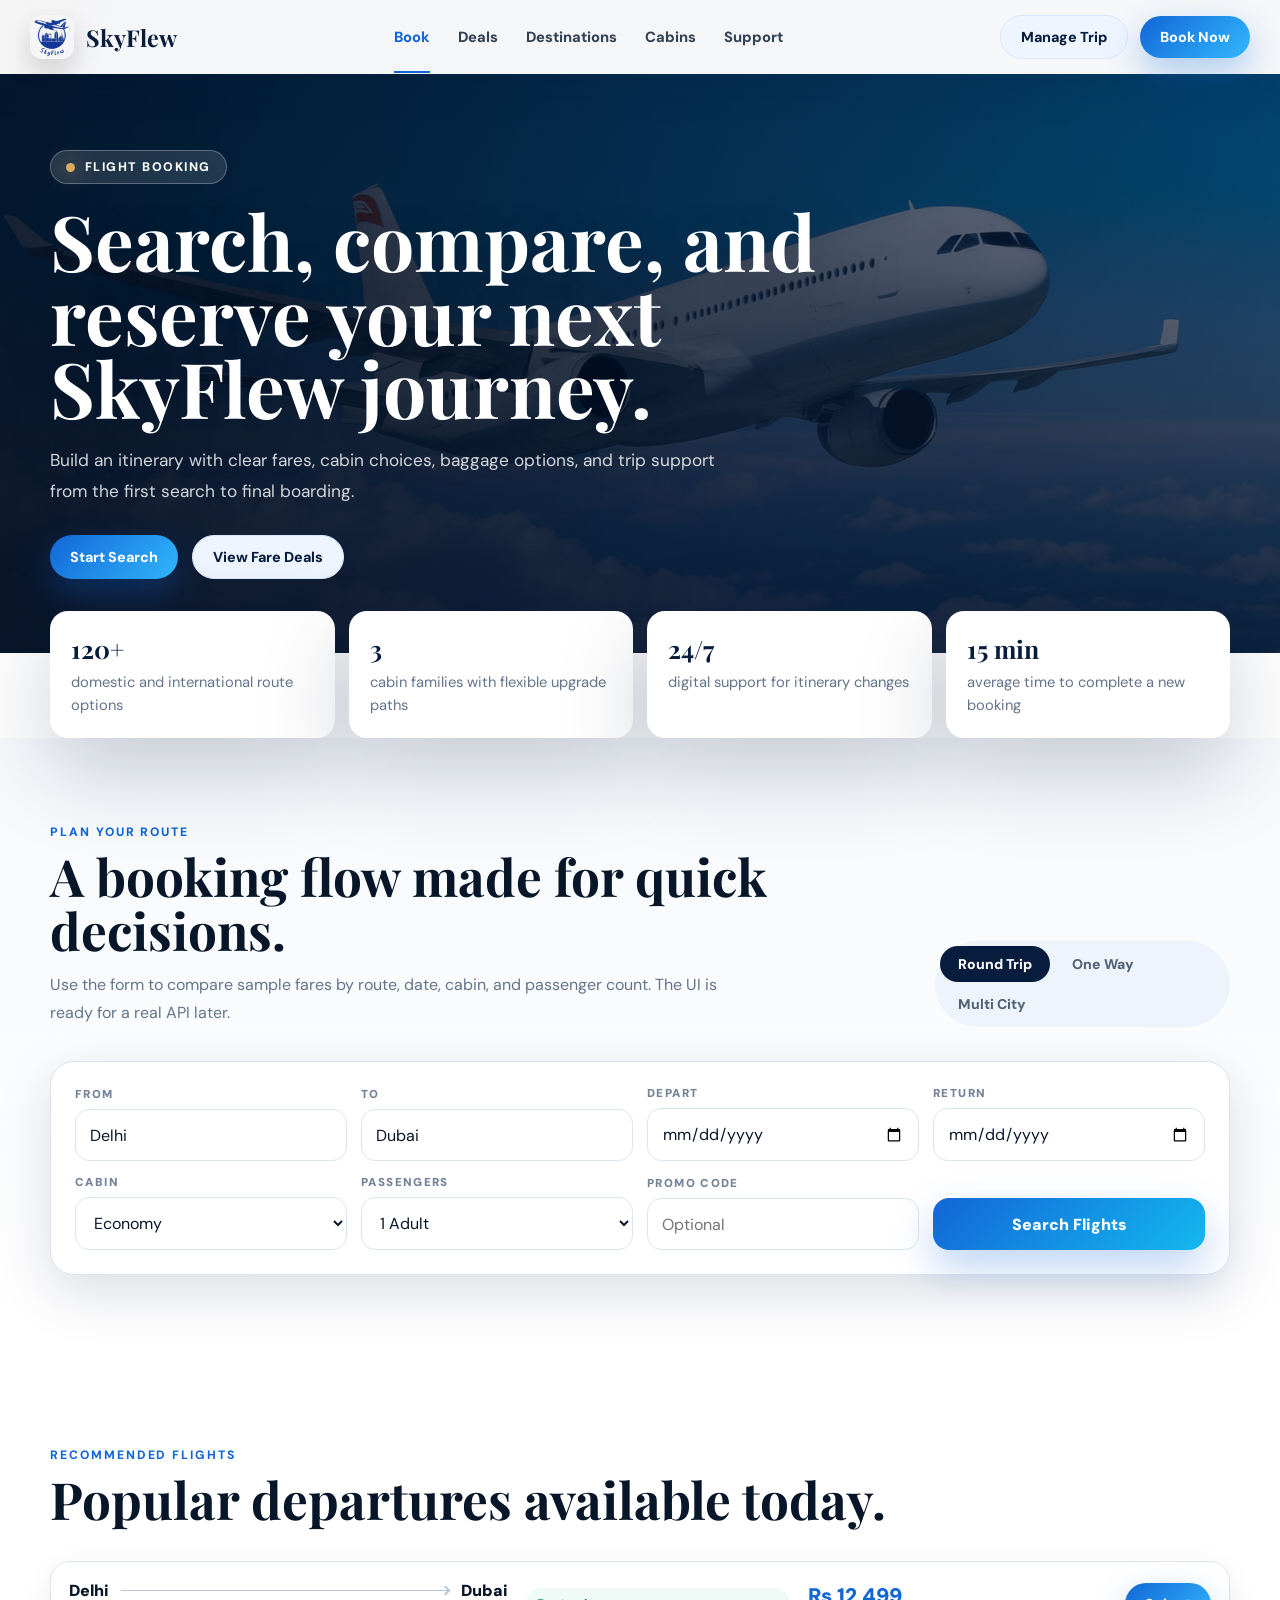
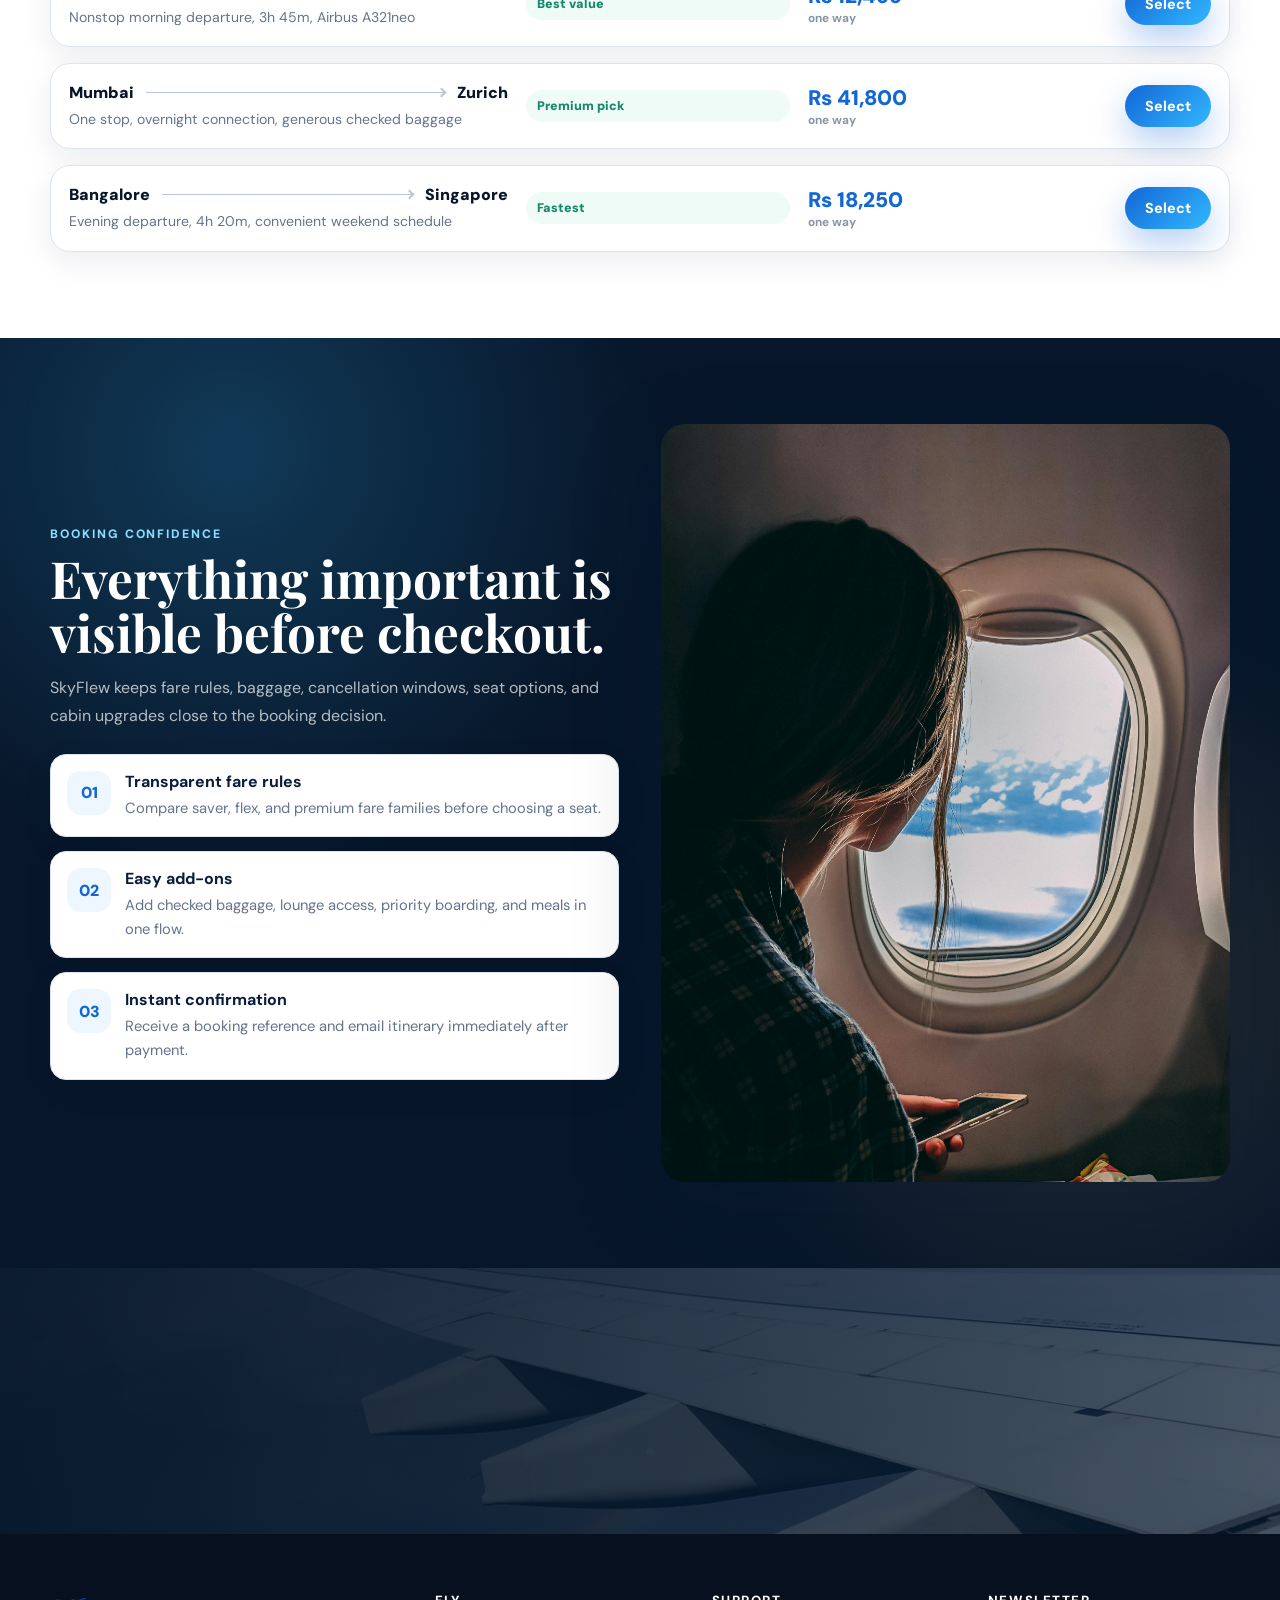
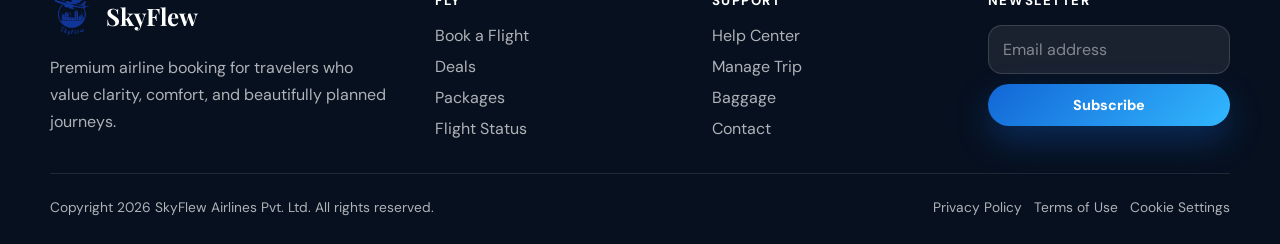
<file: pages/book.html>
<!DOCTYPE html>
<html lang="en">
<head>
<meta charset="UTF-8" />
<meta name="viewport" content="width=device-width, initial-scale=1.0" />
<title>Book Flights | SkyFlew</title>
<meta name="description" content="Search SkyFlew flights, compare fares, choose cabin options, and prepare your trip with a clean airline booking experience." />
<link rel="preconnect" href="https://fonts.googleapis.com" />
<link rel="preconnect" href="https://fonts.gstatic.com" crossorigin />
<link href="https://fonts.googleapis.com/css2?family=DM+Sans:wght@400;500;600;700&family=Playfair+Display:wght@600;700&display=swap" rel="stylesheet" />
<link rel="stylesheet" href="../assets/site.css" />
</head>
<body>
<nav class="navbar" id="navbar">
  <div class="nav-inner">
    <a class="brand" href="../index.html">
      <img class="brand-mark" src="../assets/airrlogo.png" alt="SkyFlew logo" />
      <span class="brand-name">SkyFlew</span>
    </a>
    <ul class="nav-links">
      <li><a class="active" href="book.html">Book</a></li>
      <li><a href="deals.html">Deals</a></li>
      <li><a href="destinations.html">Destinations</a></li>
      <li><a href="cabins.html">Cabins</a></li>
      <li><a href="support.html">Support</a></li>
    </ul>
    <div class="nav-actions">
      <a class="ghost-btn" href="support.html#manage">Manage Trip</a>
      <a class="solid-btn" href="book.html">Book Now</a>
    </div>
    <button class="menu-btn" id="menuBtn" aria-label="Open menu"><span></span><span></span><span></span></button>
  </div>
</nav>
<div class="mobile-panel" id="mobilePanel">
  <a class="active" href="book.html">Book</a>
  <a href="deals.html">Deals</a>
  <a href="destinations.html">Destinations</a>
  <a href="cabins.html">Cabins</a>
  <a href="support.html">Support</a>
</div>

<main>
  <section class="page-hero">
    <img src="../assets/airr.png" alt="SkyFlew aircraft flying above clouds" />
    <div class="container reveal">
      <span class="page-kicker">Flight booking</span>
      <h1>Search, compare, and reserve your next SkyFlew journey.</h1>
      <p>Build an itinerary with clear fares, cabin choices, baggage options, and trip support from the first search to final boarding.</p>
      <div class="hero-actions">
        <a class="solid-btn" href="#booking-form">Start Search</a>
        <a class="ghost-btn" href="deals.html">View Fare Deals</a>
      </div>
    </div>
  </section>

  <section class="quick-strip">
    <div class="container quick-grid">
      <div class="quick-card reveal"><b>120+</b><span>domestic and international route options</span></div>
      <div class="quick-card reveal"><b>3</b><span>cabin families with flexible upgrade paths</span></div>
      <div class="quick-card reveal"><b>24/7</b><span>digital support for itinerary changes</span></div>
      <div class="quick-card reveal"><b>15 min</b><span>average time to complete a new booking</span></div>
    </div>
  </section>

  <section class="section soft-band" id="booking-form">
    <div class="container">
      <div class="section-head reveal">
        <div>
          <p class="eyebrow">Plan your route</p>
          <h2 class="section-title">A booking flow made for quick decisions.</h2>
          <p class="section-copy">Use the form to compare sample fares by route, date, cabin, and passenger count. The UI is ready for a real API later.</p>
        </div>
        <div class="trip-tabs" aria-label="Trip type">
          <button class="active" type="button">Round Trip</button>
          <button type="button">One Way</button>
          <button type="button">Multi City</button>
        </div>
      </div>
      <form class="form-panel reveal" data-demo-form>
        <div class="form-grid">
          <div class="field">
            <label for="from">From</label>
            <input id="from" name="from" value="Delhi" required />
          </div>
          <div class="field">
            <label for="to">To</label>
            <input id="to" name="to" value="Dubai" required />
          </div>
          <div class="field">
            <label for="depart">Depart</label>
            <input id="depart" name="depart" type="date" required />
          </div>
          <div class="field">
            <label for="return">Return</label>
            <input id="return" name="return" type="date" />
          </div>
          <div class="field">
            <label for="cabin">Cabin</label>
            <select id="cabin" name="cabin">
              <option>Economy</option>
              <option>Business</option>
              <option>First Class</option>
            </select>
          </div>
          <div class="field">
            <label for="passengers">Passengers</label>
            <select id="passengers" name="passengers">
              <option>1 Adult</option>
              <option>2 Adults</option>
              <option>Family of 4</option>
            </select>
          </div>
          <div class="field">
            <label for="promo">Promo Code</label>
            <input id="promo" name="promo" placeholder="Optional" />
          </div>
          <button class="form-submit" type="submit">Search Flights</button>
        </div>
        <div class="form-note">Sample search submitted. Your fare list is ready below.</div>
      </form>
    </div>
  </section>

  <section class="section">
    <div class="container">
      <div class="section-head reveal">
        <div>
          <p class="eyebrow">Recommended flights</p>
          <h2 class="section-title">Popular departures available today.</h2>
        </div>
      </div>
      <div class="results-grid">
        <article class="flight-row reveal">
          <div>
            <div class="route-line"><span>Delhi</span><i></i><span>Dubai</span></div>
            <p class="flight-detail">Nonstop morning departure, 3h 45m, Airbus A321neo</p>
          </div>
          <span class="status-pill">Best value</span>
          <div class="price">Rs 12,499<small>one way</small></div>
          <a class="solid-btn" href="#booking-form">Select</a>
        </article>
        <article class="flight-row reveal">
          <div>
            <div class="route-line"><span>Mumbai</span><i></i><span>Zurich</span></div>
            <p class="flight-detail">One stop, overnight connection, generous checked baggage</p>
          </div>
          <span class="status-pill">Premium pick</span>
          <div class="price">Rs 41,800<small>one way</small></div>
          <a class="solid-btn" href="#booking-form">Select</a>
        </article>
        <article class="flight-row reveal">
          <div>
            <div class="route-line"><span>Bangalore</span><i></i><span>Singapore</span></div>
            <p class="flight-detail">Evening departure, 4h 20m, convenient weekend schedule</p>
          </div>
          <span class="status-pill">Fastest</span>
          <div class="price">Rs 18,250<small>one way</small></div>
          <a class="solid-btn" href="#booking-form">Select</a>
        </article>
      </div>
    </div>
  </section>

  <section class="section dark-band">
    <div class="container split-layout">
      <div class="reveal">
        <p class="eyebrow">Booking confidence</p>
        <h2 class="section-title">Everything important is visible before checkout.</h2>
        <p class="section-copy">SkyFlew keeps fare rules, baggage, cancellation windows, seat options, and cabin upgrades close to the booking decision.</p>
        <div class="list-stack">
          <div class="list-item"><div class="list-icon">01</div><div><h3>Transparent fare rules</h3><p>Compare saver, flex, and premium fare families before choosing a seat.</p></div></div>
          <div class="list-item"><div class="list-icon">02</div><div><h3>Easy add-ons</h3><p>Add checked baggage, lounge access, priority boarding, and meals in one flow.</p></div></div>
          <div class="list-item"><div class="list-icon">03</div><div><h3>Instant confirmation</h3><p>Receive a booking reference and email itinerary immediately after payment.</p></div></div>
        </div>
      </div>
      <div class="split-media reveal">
        <img src="../assets/passenger-window.jpg" alt="Passenger looking through an airplane window" />
      </div>
    </div>
  </section>

  <section class="closing-cta">
    <img src="../assets/wing-clouds.jpg" alt="Airplane wing over ocean clouds" />
    <div class="container closing-inner reveal">
      <div>
        <h2>Prefer a lower fare first?</h2>
        <p>Compare curated discounts before choosing your final travel date and cabin.</p>
      </div>
      <a class="solid-btn" href="deals.html">Browse Deals</a>
    </div>
  </section>
</main>

<footer>
  <div class="container">
    <div class="footer-grid">
      <div class="footer-brand">
        <div class="footer-logo"><img src="../assets/airrlogo.png" alt="SkyFlew logo" /><span>SkyFlew</span></div>
        <p>Premium airline booking for travelers who value clarity, comfort, and beautifully planned journeys.</p>
      </div>
      <div class="footer-col">
        <h4>Fly</h4>
        <ul><li><a href="book.html">Book a Flight</a></li><li><a href="deals.html">Deals</a></li><li><a href="destinations.html">Packages</a></li><li><a href="support.html#status">Flight Status</a></li></ul>
      </div>
      <div class="footer-col">
        <h4>Support</h4>
        <ul><li><a href="support.html">Help Center</a></li><li><a href="support.html#manage">Manage Trip</a></li><li><a href="support.html#baggage">Baggage</a></li><li><a href="support.html#contact">Contact</a></li></ul>
      </div>
      <div class="footer-col">
        <h4>Newsletter</h4>
        <form class="newsletter" data-demo-form>
          <input type="email" placeholder="Email address" required />
          <button class="solid-btn" type="submit">Subscribe</button>
          <div class="form-note">You are subscribed to SkyFlew fare alerts.</div>
        </form>
      </div>
    </div>
    <div class="footer-bottom">
      <p>Copyright 2026 SkyFlew Airlines Pvt. Ltd. All rights reserved.</p>
      <p>Privacy Policy &nbsp; Terms of Use &nbsp; Cookie Settings</p>
    </div>
  </div>
</footer>
<script src="../assets/site.js"></script>
</body>
</html>
</file>
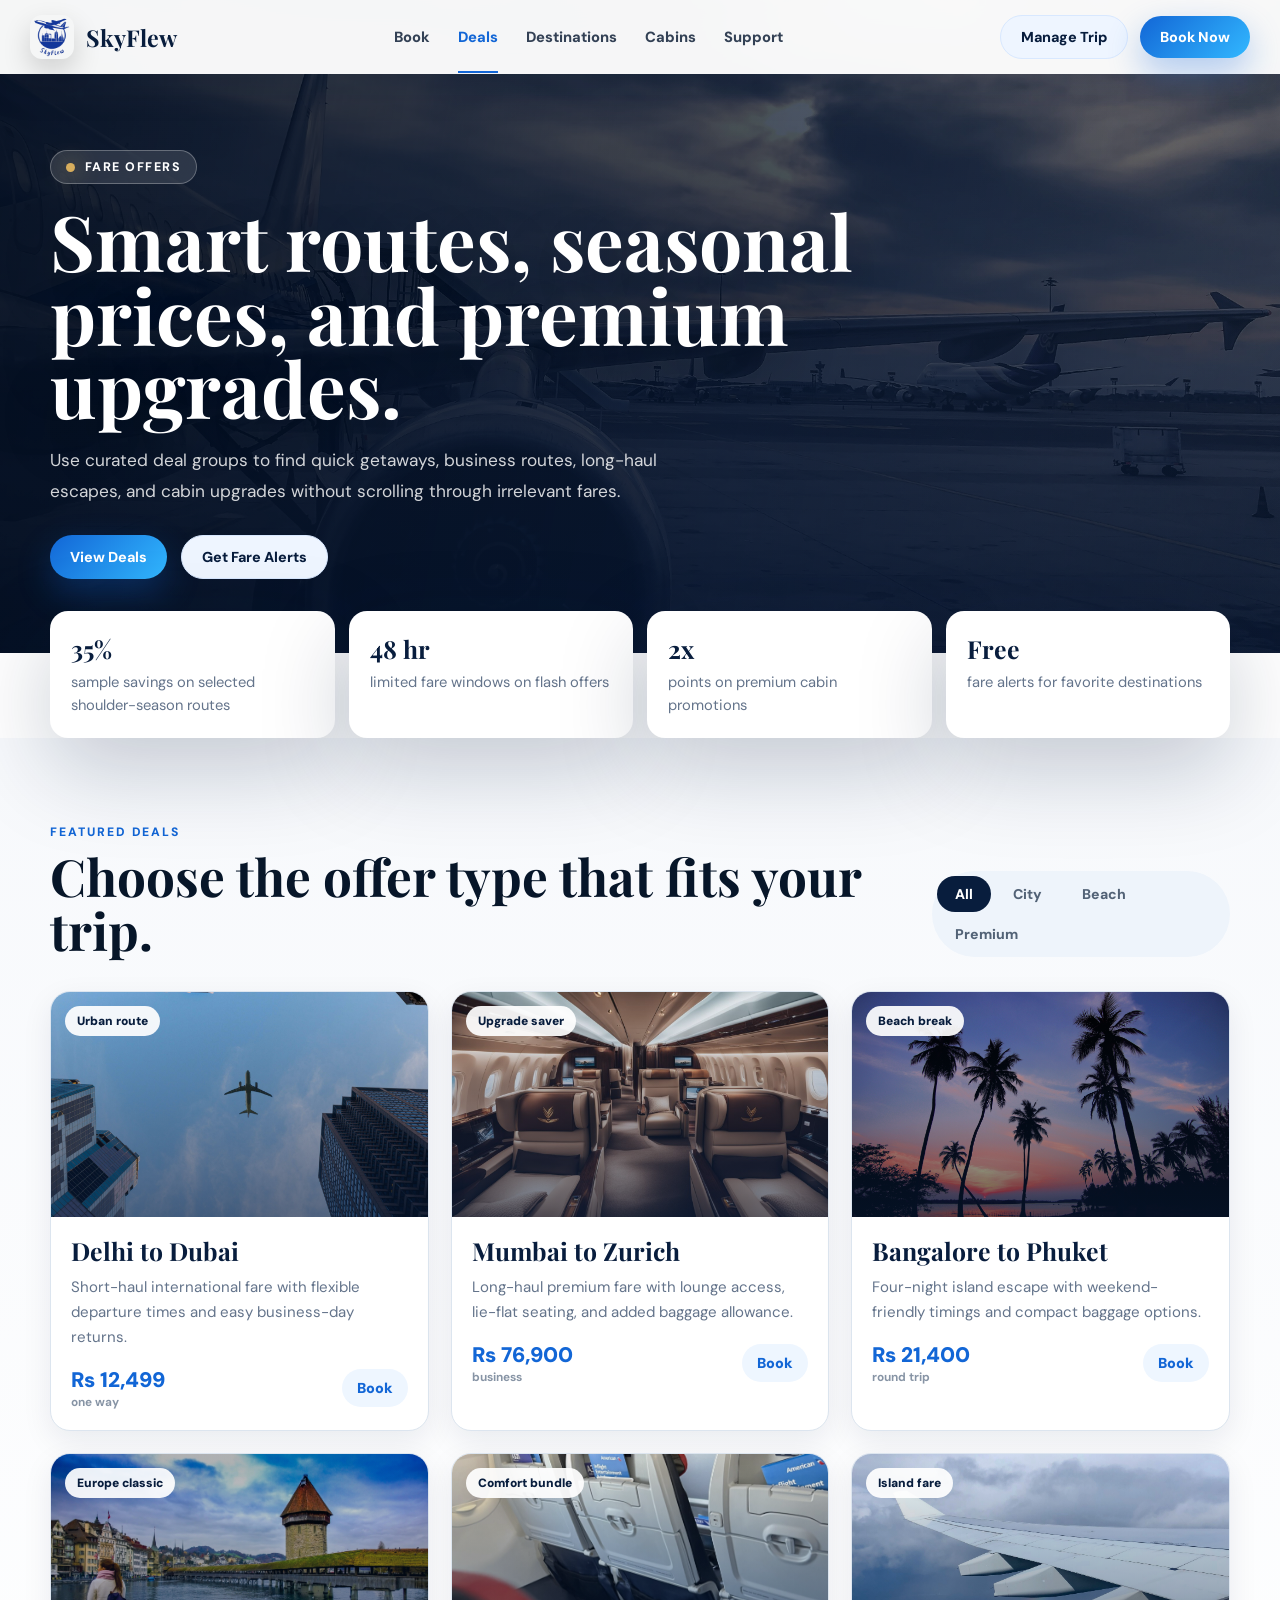
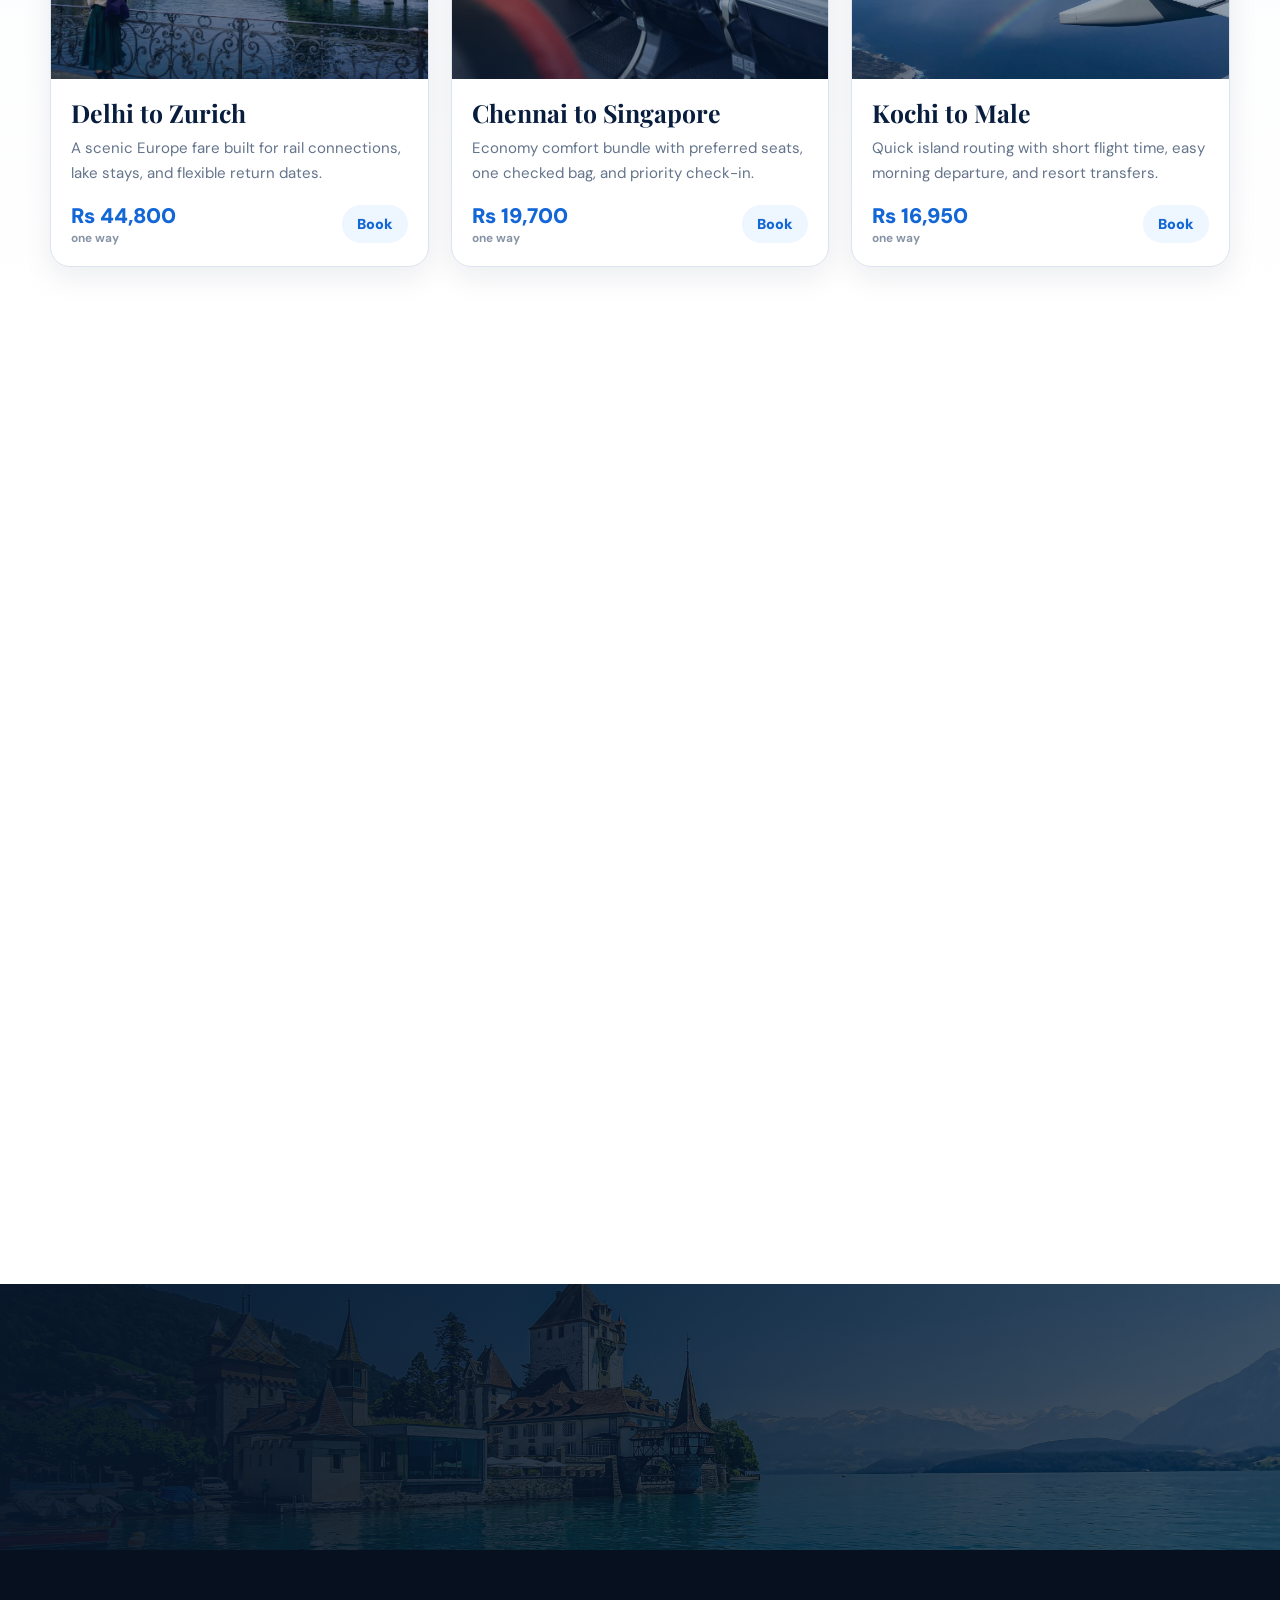
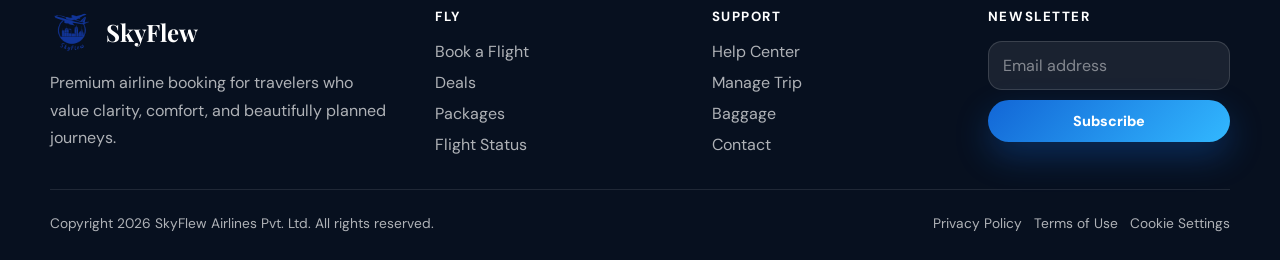
<file: pages/deals.html>
<!DOCTYPE html>
<html lang="en">
<head>
<meta charset="UTF-8" />
<meta name="viewport" content="width=device-width, initial-scale=1.0" />
<title>Flight Deals | SkyFlew</title>
<meta name="description" content="Explore SkyFlew fare deals, weekend escapes, premium cabin offers, and limited route promotions." />
<link rel="preconnect" href="https://fonts.googleapis.com" />
<link rel="preconnect" href="https://fonts.gstatic.com" crossorigin />
<link href="https://fonts.googleapis.com/css2?family=DM+Sans:wght@400;500;600;700&family=Playfair+Display:wght@600;700&display=swap" rel="stylesheet" />
<link rel="stylesheet" href="../assets/site.css" />
</head>
<body>
<nav class="navbar" id="navbar">
  <div class="nav-inner">
    <a class="brand" href="../index.html">
      <img class="brand-mark" src="../assets/airrlogo.png" alt="SkyFlew logo" />
      <span class="brand-name">SkyFlew</span>
    </a>
    <ul class="nav-links">
      <li><a href="book.html">Book</a></li>
      <li><a class="active" href="deals.html">Deals</a></li>
      <li><a href="destinations.html">Destinations</a></li>
      <li><a href="cabins.html">Cabins</a></li>
      <li><a href="support.html">Support</a></li>
    </ul>
    <div class="nav-actions">
      <a class="ghost-btn" href="support.html#manage">Manage Trip</a>
      <a class="solid-btn" href="book.html">Book Now</a>
    </div>
    <button class="menu-btn" id="menuBtn" aria-label="Open menu"><span></span><span></span><span></span></button>
  </div>
</nav>
<div class="mobile-panel" id="mobilePanel">
  <a href="book.html">Book</a>
  <a class="active" href="deals.html">Deals</a>
  <a href="destinations.html">Destinations</a>
  <a href="cabins.html">Cabins</a>
  <a href="support.html">Support</a>
</div>

<main>
  <section class="page-hero">
    <img src="../assets/wing-engine.jpg" alt="Aircraft wing and engine at the airport" />
    <div class="container reveal">
      <span class="page-kicker">Fare offers</span>
      <h1>Smart routes, seasonal prices, and premium upgrades.</h1>
      <p>Use curated deal groups to find quick getaways, business routes, long-haul escapes, and cabin upgrades without scrolling through irrelevant fares.</p>
      <div class="hero-actions">
        <a class="solid-btn" href="#deal-list">View Deals</a>
        <a class="ghost-btn" href="#alerts">Get Fare Alerts</a>
      </div>
    </div>
  </section>

  <section class="quick-strip">
    <div class="container quick-grid">
      <div class="quick-card reveal"><b>35%</b><span>sample savings on selected shoulder-season routes</span></div>
      <div class="quick-card reveal"><b>48 hr</b><span>limited fare windows on flash offers</span></div>
      <div class="quick-card reveal"><b>2x</b><span>points on premium cabin promotions</span></div>
      <div class="quick-card reveal"><b>Free</b><span>fare alerts for favorite destinations</span></div>
    </div>
  </section>

  <section class="section soft-band" id="deal-list">
    <div class="container">
      <div class="section-head reveal">
        <div>
          <p class="eyebrow">Featured deals</p>
          <h2 class="section-title">Choose the offer type that fits your trip.</h2>
        </div>
        <div class="filter-tabs" aria-label="Deal filters">
          <button class="active" type="button" data-deal-filter="all">All</button>
          <button type="button" data-deal-filter="city">City</button>
          <button type="button" data-deal-filter="beach">Beach</button>
          <button type="button" data-deal-filter="premium">Premium</button>
        </div>
      </div>
      <div class="card-grid">
        <article class="deal-card reveal" data-deal-card="city">
          <div class="card-image">
            <img src="../assets/city-skyline-plane.jpg" alt="Aircraft flying above city skyline" />
            <span class="badge">Urban route</span>
          </div>
          <div class="card-body">
            <h3>Delhi to Dubai</h3>
            <p>Short-haul international fare with flexible departure times and easy business-day returns.</p>
            <div class="card-meta"><div class="price">Rs 12,499<small>one way</small></div><a class="small-btn" href="book.html">Book</a></div>
          </div>
        </article>
        <article class="deal-card reveal" data-deal-card="premium">
          <div class="card-image">
            <img src="../assets/first-class.png" alt="Premium first class cabin" />
            <span class="badge">Upgrade saver</span>
          </div>
          <div class="card-body">
            <h3>Mumbai to Zurich</h3>
            <p>Long-haul premium fare with lounge access, lie-flat seating, and added baggage allowance.</p>
            <div class="card-meta"><div class="price">Rs 76,900<small>business</small></div><a class="small-btn" href="book.html">Book</a></div>
          </div>
        </article>
        <article class="deal-card reveal" data-deal-card="beach">
          <div class="card-image">
            <img src="../assets/tropical-sunset.jpg" alt="Tropical palm trees during sunset" />
            <span class="badge">Beach break</span>
          </div>
          <div class="card-body">
            <h3>Bangalore to Phuket</h3>
            <p>Four-night island escape with weekend-friendly timings and compact baggage options.</p>
            <div class="card-meta"><div class="price">Rs 21,400<small>round trip</small></div><a class="small-btn" href="book.html">Book</a></div>
          </div>
        </article>
        <article class="deal-card reveal" data-deal-card="city">
          <div class="card-image">
            <img src="../assets/europe-lucerne.jpg" alt="Lucerne waterfront in Switzerland" />
            <span class="badge">Europe classic</span>
          </div>
          <div class="card-body">
            <h3>Delhi to Zurich</h3>
            <p>A scenic Europe fare built for rail connections, lake stays, and flexible return dates.</p>
            <div class="card-meta"><div class="price">Rs 44,800<small>one way</small></div><a class="small-btn" href="book.html">Book</a></div>
          </div>
        </article>
        <article class="deal-card reveal" data-deal-card="premium">
          <div class="card-image">
            <img src="../assets/economy-seat.png" alt="Modern economy airline seats" />
            <span class="badge">Comfort bundle</span>
          </div>
          <div class="card-body">
            <h3>Chennai to Singapore</h3>
            <p>Economy comfort bundle with preferred seats, one checked bag, and priority check-in.</p>
            <div class="card-meta"><div class="price">Rs 19,700<small>one way</small></div><a class="small-btn" href="book.html">Book</a></div>
          </div>
        </article>
        <article class="deal-card reveal" data-deal-card="beach">
          <div class="card-image">
            <img src="../assets/wing-clouds.jpg" alt="Aircraft wing over ocean and clouds" />
            <span class="badge">Island fare</span>
          </div>
          <div class="card-body">
            <h3>Kochi to Male</h3>
            <p>Quick island routing with short flight time, easy morning departure, and resort transfers.</p>
            <div class="card-meta"><div class="price">Rs 16,950<small>one way</small></div><a class="small-btn" href="book.html">Book</a></div>
          </div>
        </article>
      </div>
    </div>
  </section>

  <section class="section" id="alerts">
    <div class="container split-layout">
      <div class="split-media reveal">
        <img src="../assets/passenger-window.jpg" alt="Traveler watching clouds from a plane window" />
      </div>
      <div class="reveal">
        <p class="eyebrow">Fare alerts</p>
        <h2 class="section-title">Let the right fare find you.</h2>
        <p class="section-copy">Save your preferred route and receive a sample notification when the fare drops or an upgrade window opens.</p>
        <form class="form-panel" data-demo-form>
          <div class="form-grid two">
            <div class="field"><label for="route">Preferred route</label><input id="route" name="route" placeholder="Delhi to Zurich" required /></div>
            <div class="field"><label for="email">Email</label><input id="email" name="email" type="email" placeholder="you@example.com" required /></div>
            <div class="field"><label for="budget">Target budget</label><input id="budget" name="budget" placeholder="Rs 45,000" /></div>
            <button class="form-submit" type="submit">Create Alert</button>
          </div>
          <div class="form-note">Fare alert created. You will receive sample route updates.</div>
        </form>
      </div>
    </div>
  </section>

  <section class="closing-cta">
    <img src="../assets/alpine-lake.jpg" alt="Alpine lake and castle scenery" />
    <div class="container closing-inner reveal">
      <div>
        <h2>Want destination ideas with these fares?</h2>
        <p>Browse route-ready packages designed around the best seasonal flying windows.</p>
      </div>
      <a class="solid-btn" href="destinations.html">Explore Destinations</a>
    </div>
  </section>
</main>

<footer>
  <div class="container">
    <div class="footer-grid">
      <div class="footer-brand">
        <div class="footer-logo"><img src="../assets/airrlogo.png" alt="SkyFlew logo" /><span>SkyFlew</span></div>
        <p>Premium airline booking for travelers who value clarity, comfort, and beautifully planned journeys.</p>
      </div>
      <div class="footer-col">
        <h4>Fly</h4>
        <ul><li><a href="book.html">Book a Flight</a></li><li><a href="deals.html">Deals</a></li><li><a href="destinations.html">Packages</a></li><li><a href="support.html#status">Flight Status</a></li></ul>
      </div>
      <div class="footer-col">
        <h4>Support</h4>
        <ul><li><a href="support.html">Help Center</a></li><li><a href="support.html#manage">Manage Trip</a></li><li><a href="support.html#baggage">Baggage</a></li><li><a href="support.html#contact">Contact</a></li></ul>
      </div>
      <div class="footer-col">
        <h4>Newsletter</h4>
        <form class="newsletter" data-demo-form>
          <input type="email" placeholder="Email address" required />
          <button class="solid-btn" type="submit">Subscribe</button>
          <div class="form-note">You are subscribed to SkyFlew fare alerts.</div>
        </form>
      </div>
    </div>
    <div class="footer-bottom">
      <p>Copyright 2026 SkyFlew Airlines Pvt. Ltd. All rights reserved.</p>
      <p>Privacy Policy &nbsp; Terms of Use &nbsp; Cookie Settings</p>
    </div>
  </div>
</footer>
<script src="../assets/site.js"></script>
</body>
</html>
</file>
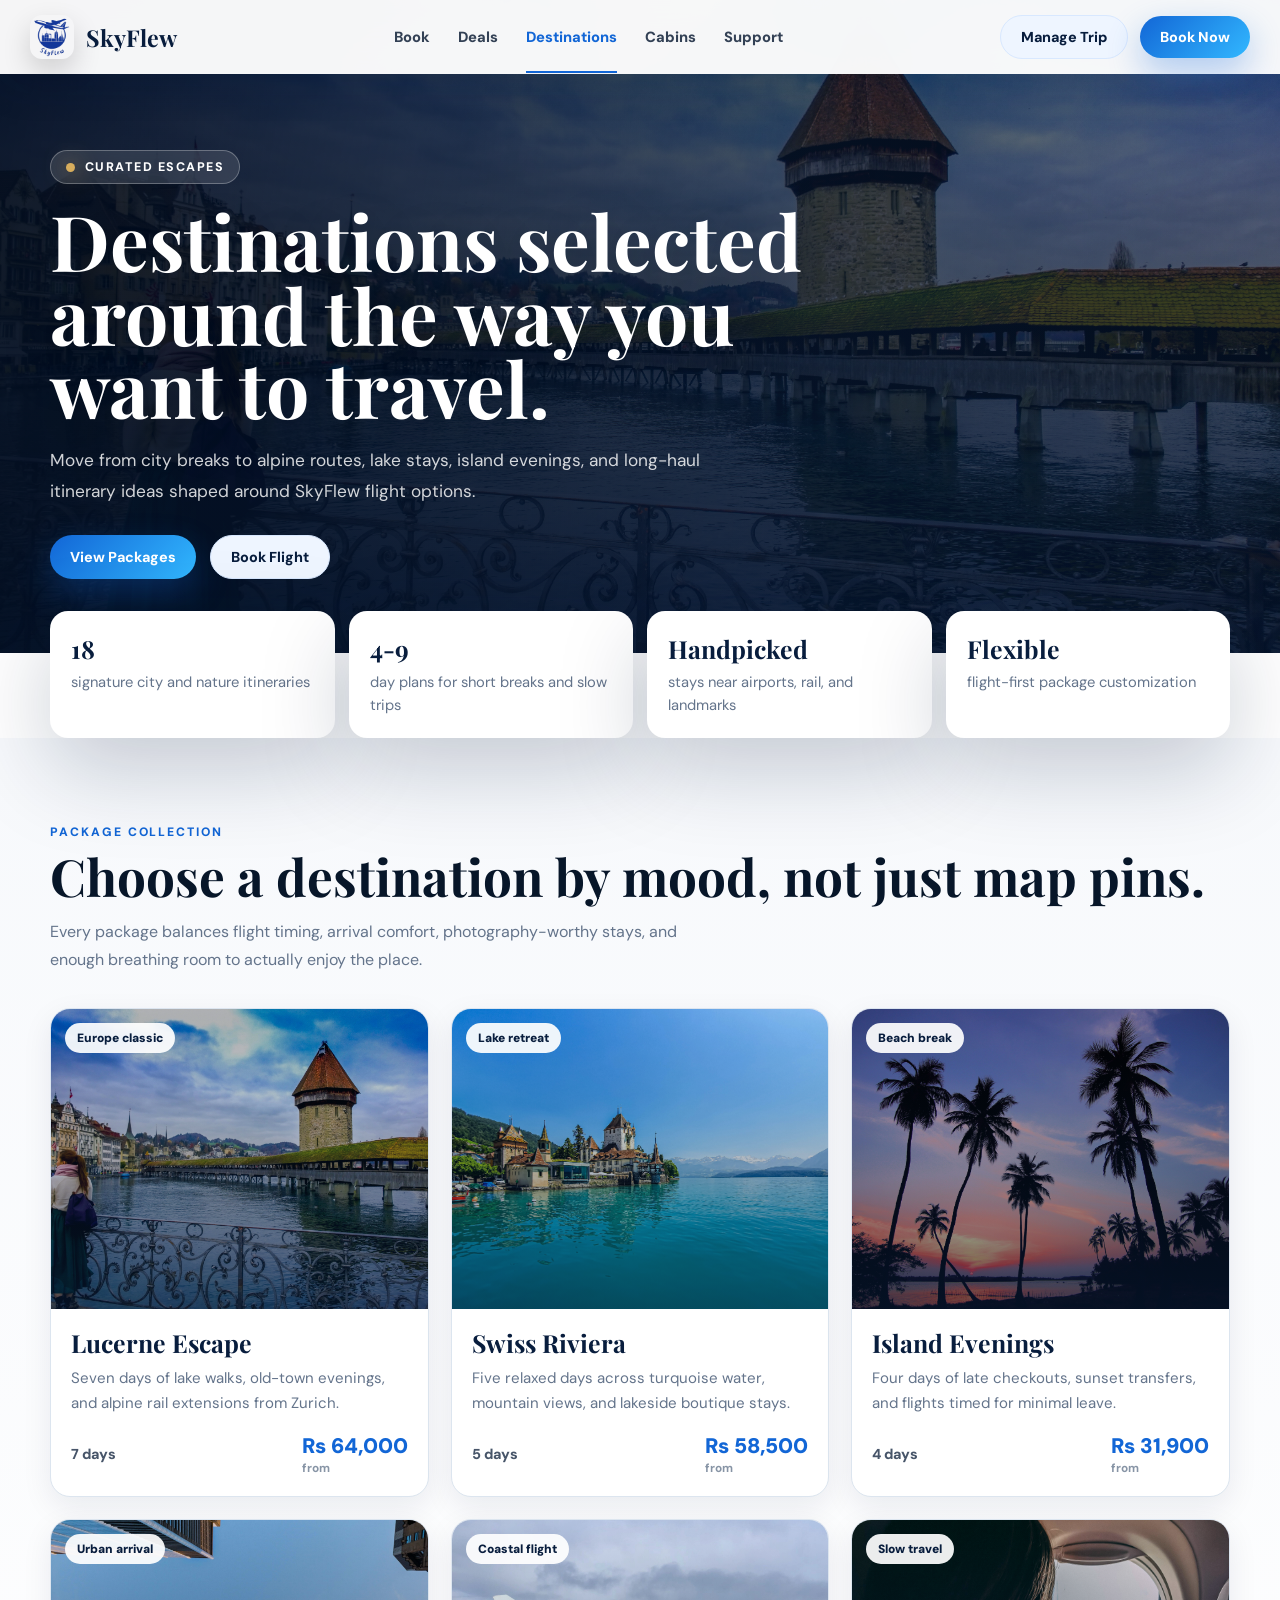
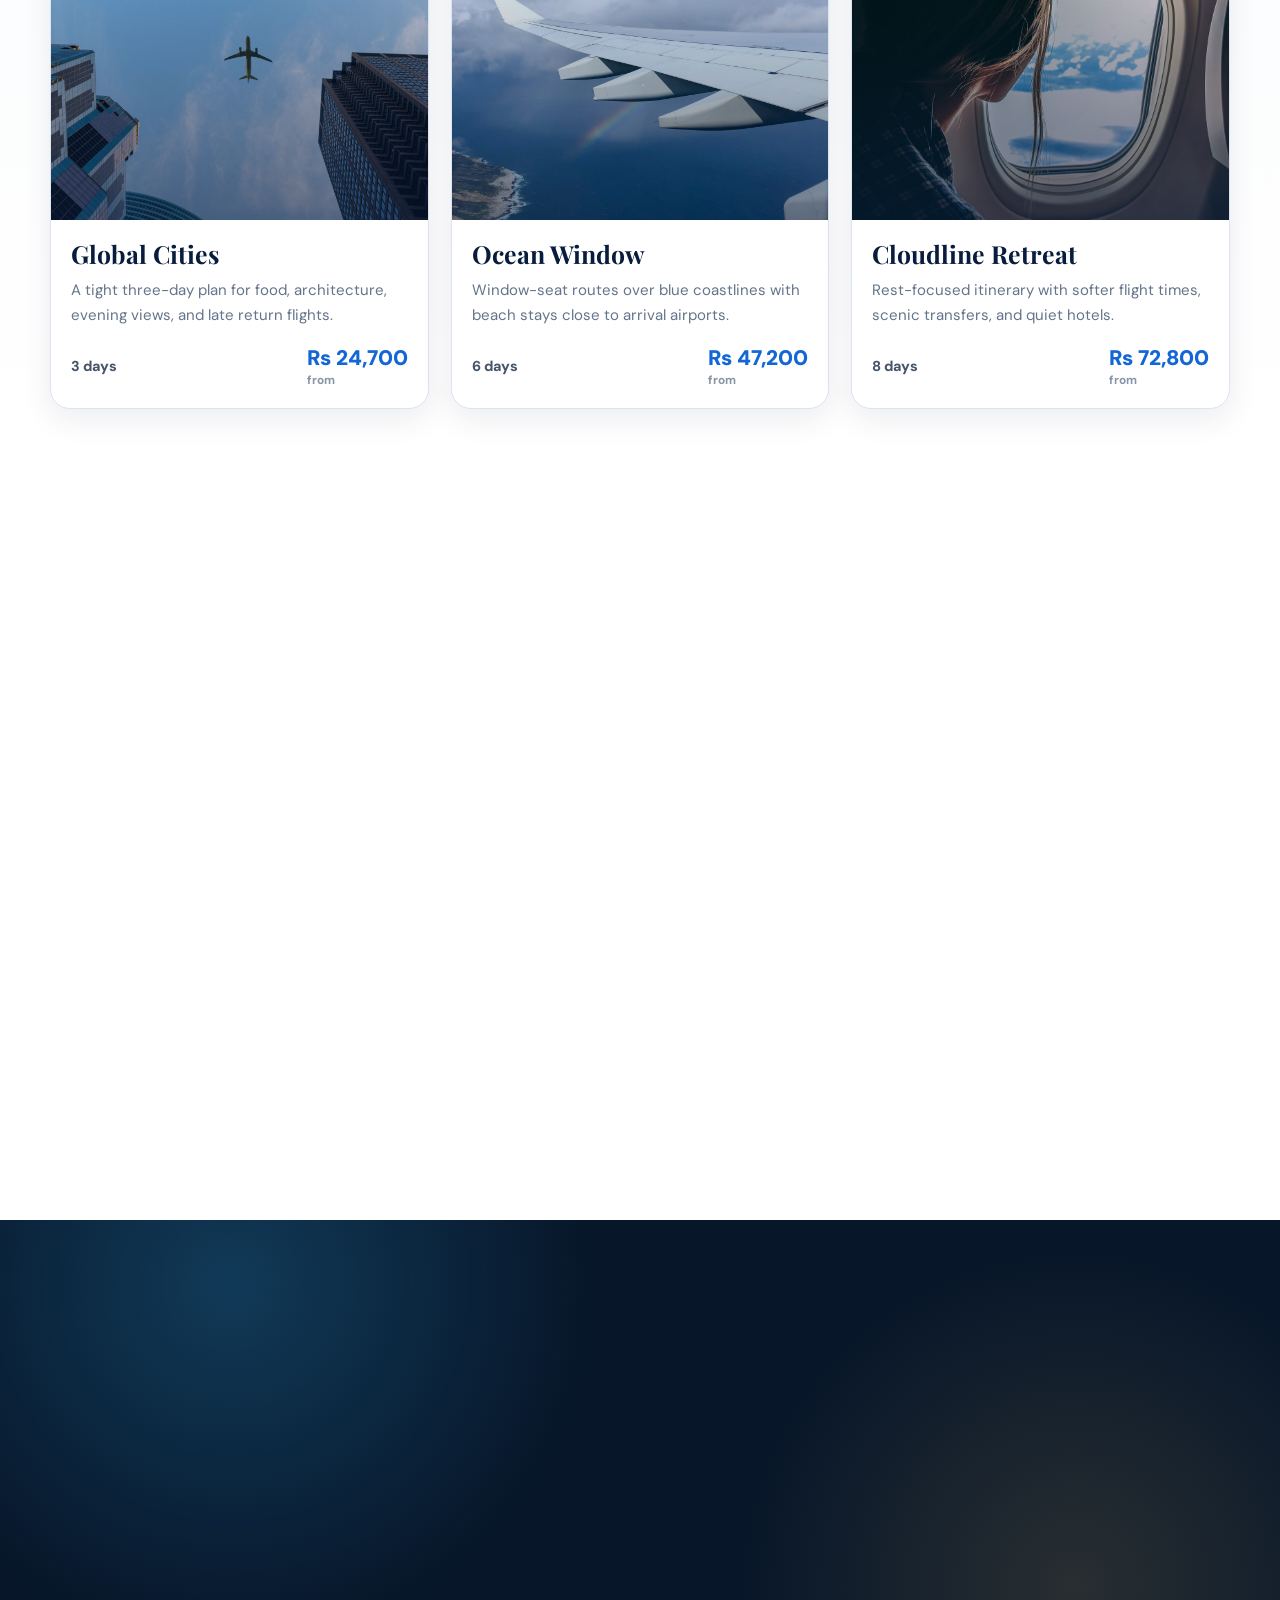
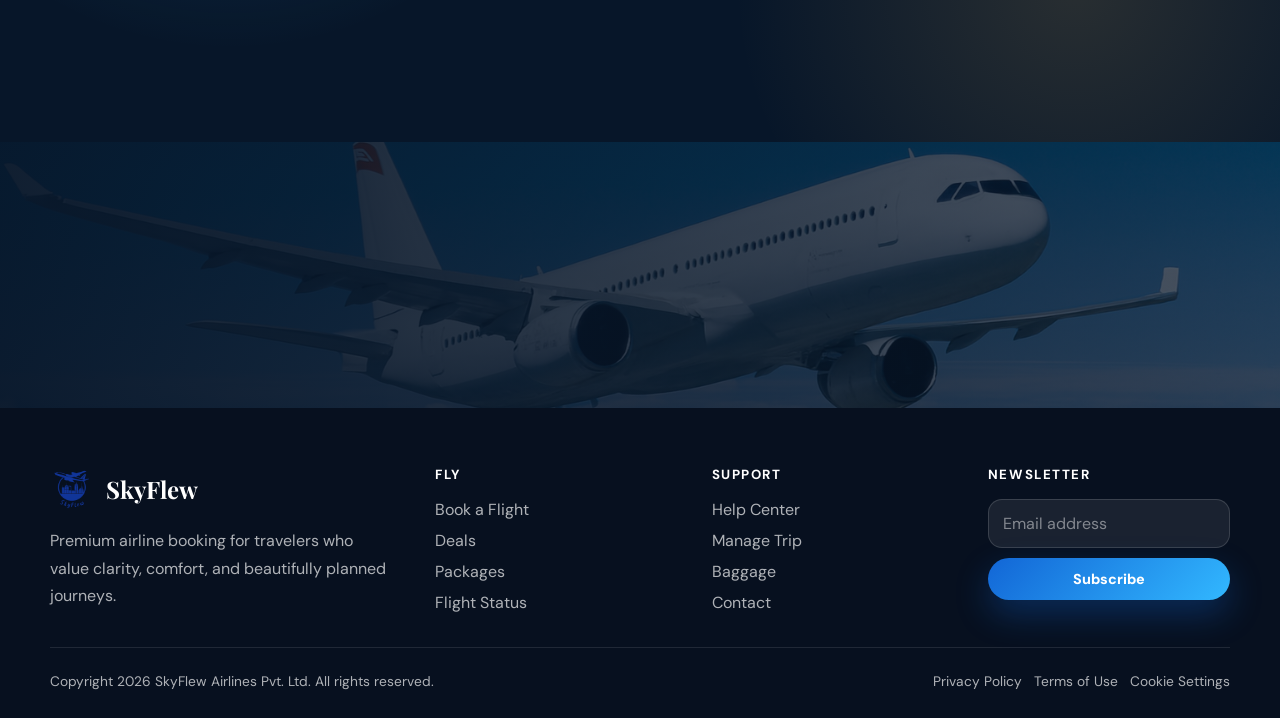
<file: pages/destinations.html>
<!DOCTYPE html>
<html lang="en">
<head>
<meta charset="UTF-8" />
<meta name="viewport" content="width=device-width, initial-scale=1.0" />
<title>Destinations | SkyFlew</title>
<meta name="description" content="Discover SkyFlew destination packages for Europe, beaches, mountain retreats, and global city escapes." />
<link rel="preconnect" href="https://fonts.googleapis.com" />
<link rel="preconnect" href="https://fonts.gstatic.com" crossorigin />
<link href="https://fonts.googleapis.com/css2?family=DM+Sans:wght@400;500;600;700&family=Playfair+Display:wght@600;700&display=swap" rel="stylesheet" />
<link rel="stylesheet" href="../assets/site.css" />
</head>
<body>
<nav class="navbar" id="navbar">
  <div class="nav-inner">
    <a class="brand" href="../index.html">
      <img class="brand-mark" src="../assets/airrlogo.png" alt="SkyFlew logo" />
      <span class="brand-name">SkyFlew</span>
    </a>
    <ul class="nav-links">
      <li><a href="book.html">Book</a></li>
      <li><a href="deals.html">Deals</a></li>
      <li><a class="active" href="destinations.html">Destinations</a></li>
      <li><a href="cabins.html">Cabins</a></li>
      <li><a href="support.html">Support</a></li>
    </ul>
    <div class="nav-actions">
      <a class="ghost-btn" href="support.html#manage">Manage Trip</a>
      <a class="solid-btn" href="book.html">Book Now</a>
    </div>
    <button class="menu-btn" id="menuBtn" aria-label="Open menu"><span></span><span></span><span></span></button>
  </div>
</nav>
<div class="mobile-panel" id="mobilePanel">
  <a href="book.html">Book</a>
  <a href="deals.html">Deals</a>
  <a class="active" href="destinations.html">Destinations</a>
  <a href="cabins.html">Cabins</a>
  <a href="support.html">Support</a>
</div>

<main>
  <section class="page-hero">
    <img src="../assets/europe-lucerne.jpg" alt="Lucerne waterfront destination in Europe" />
    <div class="container reveal">
      <span class="page-kicker">Curated escapes</span>
      <h1>Destinations selected around the way you want to travel.</h1>
      <p>Move from city breaks to alpine routes, lake stays, island evenings, and long-haul itinerary ideas shaped around SkyFlew flight options.</p>
      <div class="hero-actions">
        <a class="solid-btn" href="#packages">View Packages</a>
        <a class="ghost-btn" href="book.html">Book Flight</a>
      </div>
    </div>
  </section>

  <section class="quick-strip">
    <div class="container quick-grid">
      <div class="quick-card reveal"><b>18</b><span>signature city and nature itineraries</span></div>
      <div class="quick-card reveal"><b>4-9</b><span>day plans for short breaks and slow trips</span></div>
      <div class="quick-card reveal"><b>Handpicked</b><span>stays near airports, rail, and landmarks</span></div>
      <div class="quick-card reveal"><b>Flexible</b><span>flight-first package customization</span></div>
    </div>
  </section>

  <section class="section soft-band" id="packages">
    <div class="container">
      <div class="section-head reveal">
        <div>
          <p class="eyebrow">Package collection</p>
          <h2 class="section-title">Choose a destination by mood, not just map pins.</h2>
          <p class="section-copy">Every package balances flight timing, arrival comfort, photography-worthy stays, and enough breathing room to actually enjoy the place.</p>
        </div>
      </div>
      <div class="card-grid">
        <article class="destination-card reveal">
          <div class="card-image tall">
            <img src="../assets/europe-lucerne.jpg" alt="Lucerne bridge and waterfront in Europe" />
            <span class="badge">Europe classic</span>
          </div>
          <div class="card-body">
            <h3>Lucerne Escape</h3>
            <p>Seven days of lake walks, old-town evenings, and alpine rail extensions from Zurich.</p>
            <div class="card-meta"><span>7 days</span><div class="price">Rs 64,000<small>from</small></div></div>
          </div>
        </article>
        <article class="destination-card reveal">
          <div class="card-image tall">
            <img src="../assets/alpine-lake.jpg" alt="Alpine lake with castle scenery" />
            <span class="badge">Lake retreat</span>
          </div>
          <div class="card-body">
            <h3>Swiss Riviera</h3>
            <p>Five relaxed days across turquoise water, mountain views, and lakeside boutique stays.</p>
            <div class="card-meta"><span>5 days</span><div class="price">Rs 58,500<small>from</small></div></div>
          </div>
        </article>
        <article class="destination-card reveal">
          <div class="card-image tall">
            <img src="../assets/tropical-sunset.jpg" alt="Tropical palm trees at sunset" />
            <span class="badge">Beach break</span>
          </div>
          <div class="card-body">
            <h3>Island Evenings</h3>
            <p>Four days of late checkouts, sunset transfers, and flights timed for minimal leave.</p>
            <div class="card-meta"><span>4 days</span><div class="price">Rs 31,900<small>from</small></div></div>
          </div>
        </article>
        <article class="destination-card reveal">
          <div class="card-image tall">
            <img src="../assets/city-skyline-plane.jpg" alt="Plane flying over downtown skyline" />
            <span class="badge">Urban arrival</span>
          </div>
          <div class="card-body">
            <h3>Global Cities</h3>
            <p>A tight three-day plan for food, architecture, evening views, and late return flights.</p>
            <div class="card-meta"><span>3 days</span><div class="price">Rs 24,700<small>from</small></div></div>
          </div>
        </article>
        <article class="destination-card reveal">
          <div class="card-image tall">
            <img src="../assets/wing-clouds.jpg" alt="Airplane wing over ocean coast" />
            <span class="badge">Coastal flight</span>
          </div>
          <div class="card-body">
            <h3>Ocean Window</h3>
            <p>Window-seat routes over blue coastlines with beach stays close to arrival airports.</p>
            <div class="card-meta"><span>6 days</span><div class="price">Rs 47,200<small>from</small></div></div>
          </div>
        </article>
        <article class="destination-card reveal">
          <div class="card-image tall">
            <img src="../assets/passenger-window.jpg" alt="Traveler looking outside an airplane window" />
            <span class="badge">Slow travel</span>
          </div>
          <div class="card-body">
            <h3>Cloudline Retreat</h3>
            <p>Rest-focused itinerary with softer flight times, scenic transfers, and quiet hotels.</p>
            <div class="card-meta"><span>8 days</span><div class="price">Rs 72,800<small>from</small></div></div>
          </div>
        </article>
      </div>
    </div>
  </section>

  <section class="section">
    <div class="container split-layout">
      <div class="reveal">
        <p class="eyebrow">Featured itinerary</p>
        <h2 class="section-title">Zurich arrival, Lucerne stay, alpine day trips.</h2>
        <p class="section-copy">This itinerary is built for travelers who want scenic payoff without complicated transfers after a long flight.</p>
        <div class="list-stack">
          <div class="list-item"><div class="list-icon">D1</div><div><h3>Soft landing</h3><p>Arrive in Zurich, transfer to Lucerne, and keep the first evening unhurried.</p></div></div>
          <div class="list-item"><div class="list-icon">D3</div><div><h3>Lake and old town</h3><p>Pair bridge walks and waterfront meals with a flexible afternoon cruise.</p></div></div>
          <div class="list-item"><div class="list-icon">D6</div><div><h3>Mountain rail</h3><p>Add a full-day alpine route with seat reservations and weather-aware timing.</p></div></div>
        </div>
      </div>
      <div class="mosaic reveal">
        <figure><img src="../assets/europe-lucerne.jpg" alt="Lucerne waterfront bridge" /></figure>
        <figure><img src="../assets/alpine-lake.jpg" alt="Alpine lake and castle" /></figure>
        <figure><img src="../assets/wing-clouds.jpg" alt="Airplane wing above blue coast" /></figure>
      </div>
    </div>
  </section>

  <section class="section dark-band">
    <div class="container">
      <div class="section-head reveal">
        <div>
          <p class="eyebrow">Travel styles</p>
          <h2 class="section-title">Match the trip plan to your energy.</h2>
          <p class="section-copy">Not every traveler wants the same pace, so SkyFlew packages are grouped by purpose and rhythm.</p>
        </div>
      </div>
      <div class="card-grid">
        <article class="feature-card reveal">
          <div class="card-body"><h3>First-time Europe</h3><p>Iconic scenery, easy connections, central stays, and practical day-by-day pacing.</p><a class="small-btn" href="book.html">Plan route</a></div>
        </article>
        <article class="feature-card reveal">
          <div class="card-body"><h3>Premium reset</h3><p>Better cabin options, softer transfers, spa-friendly hotels, and late checkout windows.</p><a class="small-btn" href="cabins.html">Choose cabin</a></div>
        </article>
        <article class="feature-card reveal">
          <div class="card-body"><h3>Quick escape</h3><p>Three to four day getaways using evening departures and low-friction return flights.</p><a class="small-btn" href="deals.html">Find fare</a></div>
        </article>
      </div>
    </div>
  </section>

  <section class="closing-cta">
    <img src="../assets/airr.png" alt="Airplane flying above white clouds" />
    <div class="container closing-inner reveal">
      <div>
        <h2>Found where you want to go?</h2>
        <p>Move from package inspiration into flight search with your route and dates ready.</p>
      </div>
      <a class="solid-btn" href="book.html">Book This Trip</a>
    </div>
  </section>
</main>

<footer>
  <div class="container">
    <div class="footer-grid">
      <div class="footer-brand">
        <div class="footer-logo"><img src="../assets/airrlogo.png" alt="SkyFlew logo" /><span>SkyFlew</span></div>
        <p>Premium airline booking for travelers who value clarity, comfort, and beautifully planned journeys.</p>
      </div>
      <div class="footer-col">
        <h4>Fly</h4>
        <ul><li><a href="book.html">Book a Flight</a></li><li><a href="deals.html">Deals</a></li><li><a href="destinations.html">Packages</a></li><li><a href="support.html#status">Flight Status</a></li></ul>
      </div>
      <div class="footer-col">
        <h4>Support</h4>
        <ul><li><a href="support.html">Help Center</a></li><li><a href="support.html#manage">Manage Trip</a></li><li><a href="support.html#baggage">Baggage</a></li><li><a href="support.html#contact">Contact</a></li></ul>
      </div>
      <div class="footer-col">
        <h4>Newsletter</h4>
        <form class="newsletter" data-demo-form>
          <input type="email" placeholder="Email address" required />
          <button class="solid-btn" type="submit">Subscribe</button>
          <div class="form-note">You are subscribed to SkyFlew fare alerts.</div>
        </form>
      </div>
    </div>
    <div class="footer-bottom">
      <p>Copyright 2026 SkyFlew Airlines Pvt. Ltd. All rights reserved.</p>
      <p>Privacy Policy &nbsp; Terms of Use &nbsp; Cookie Settings</p>
    </div>
  </div>
</footer>
<script src="../assets/site.js"></script>
</body>
</html>
</file>
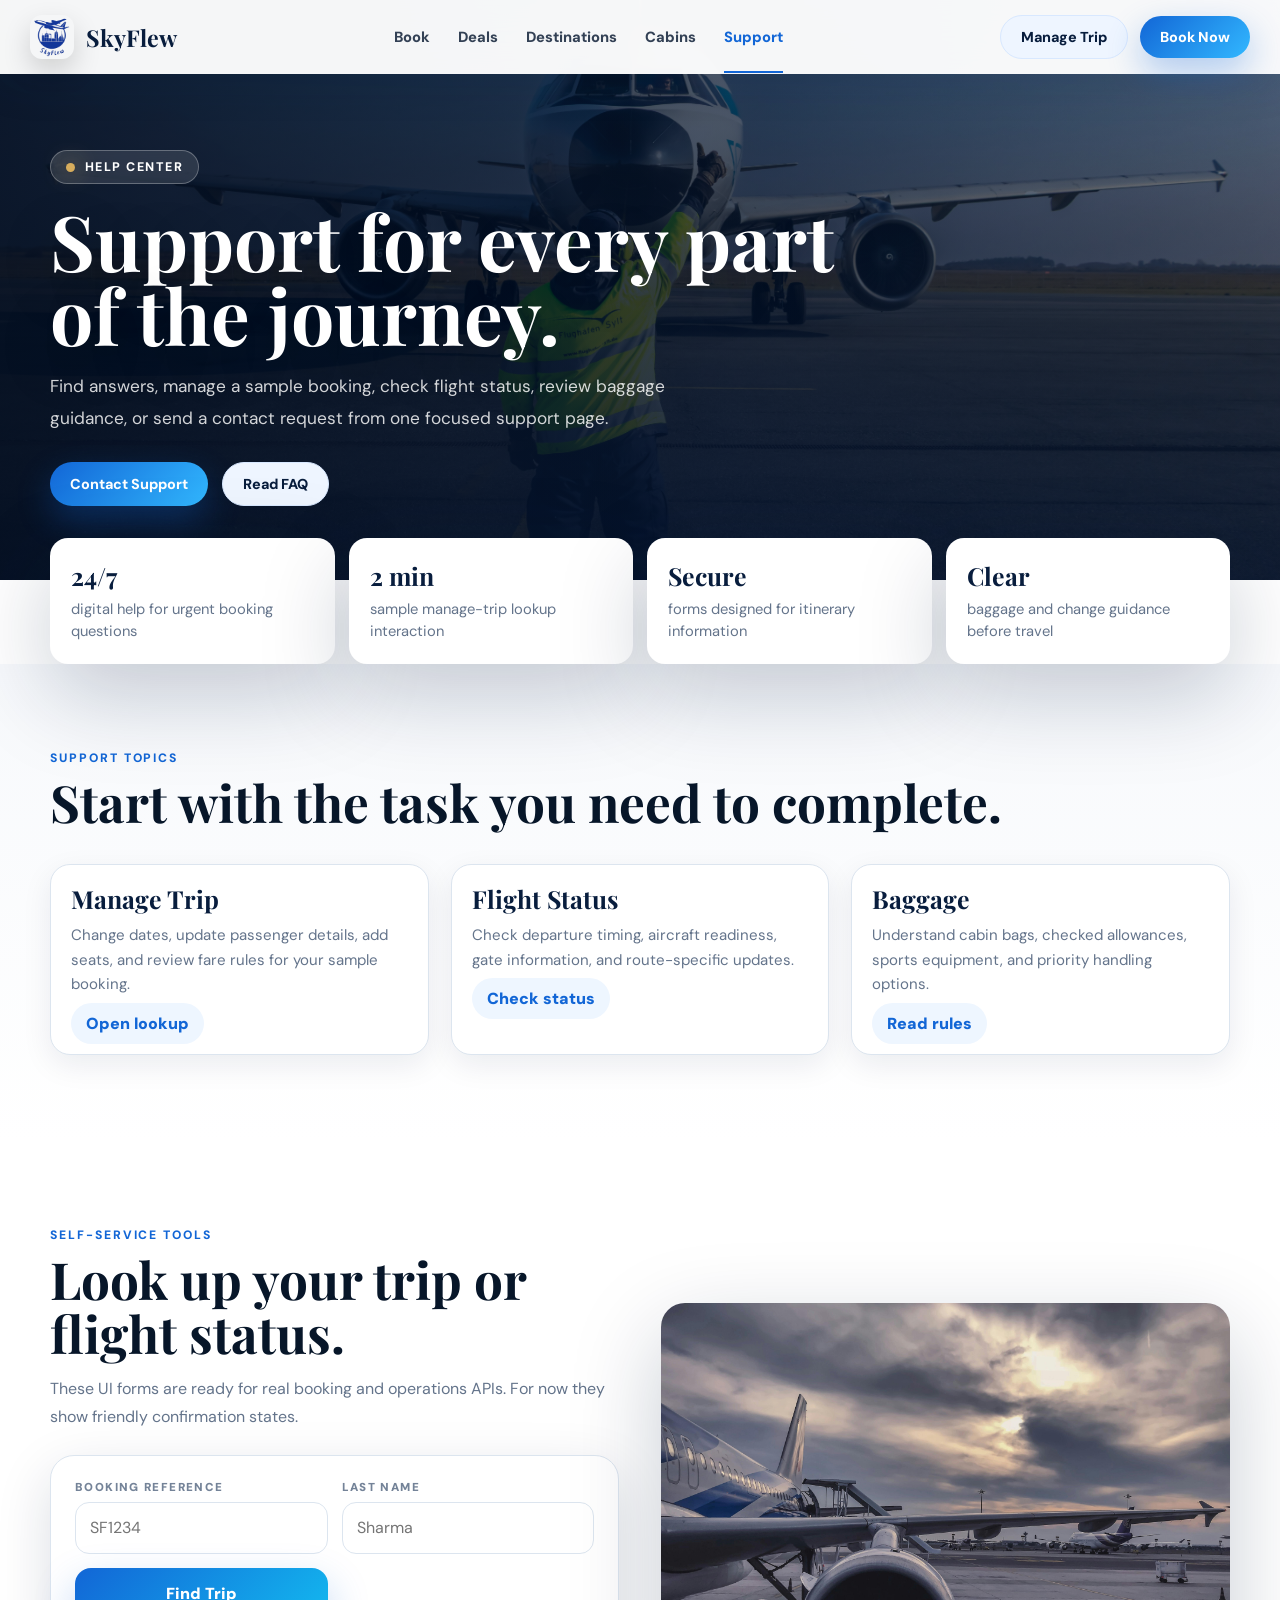
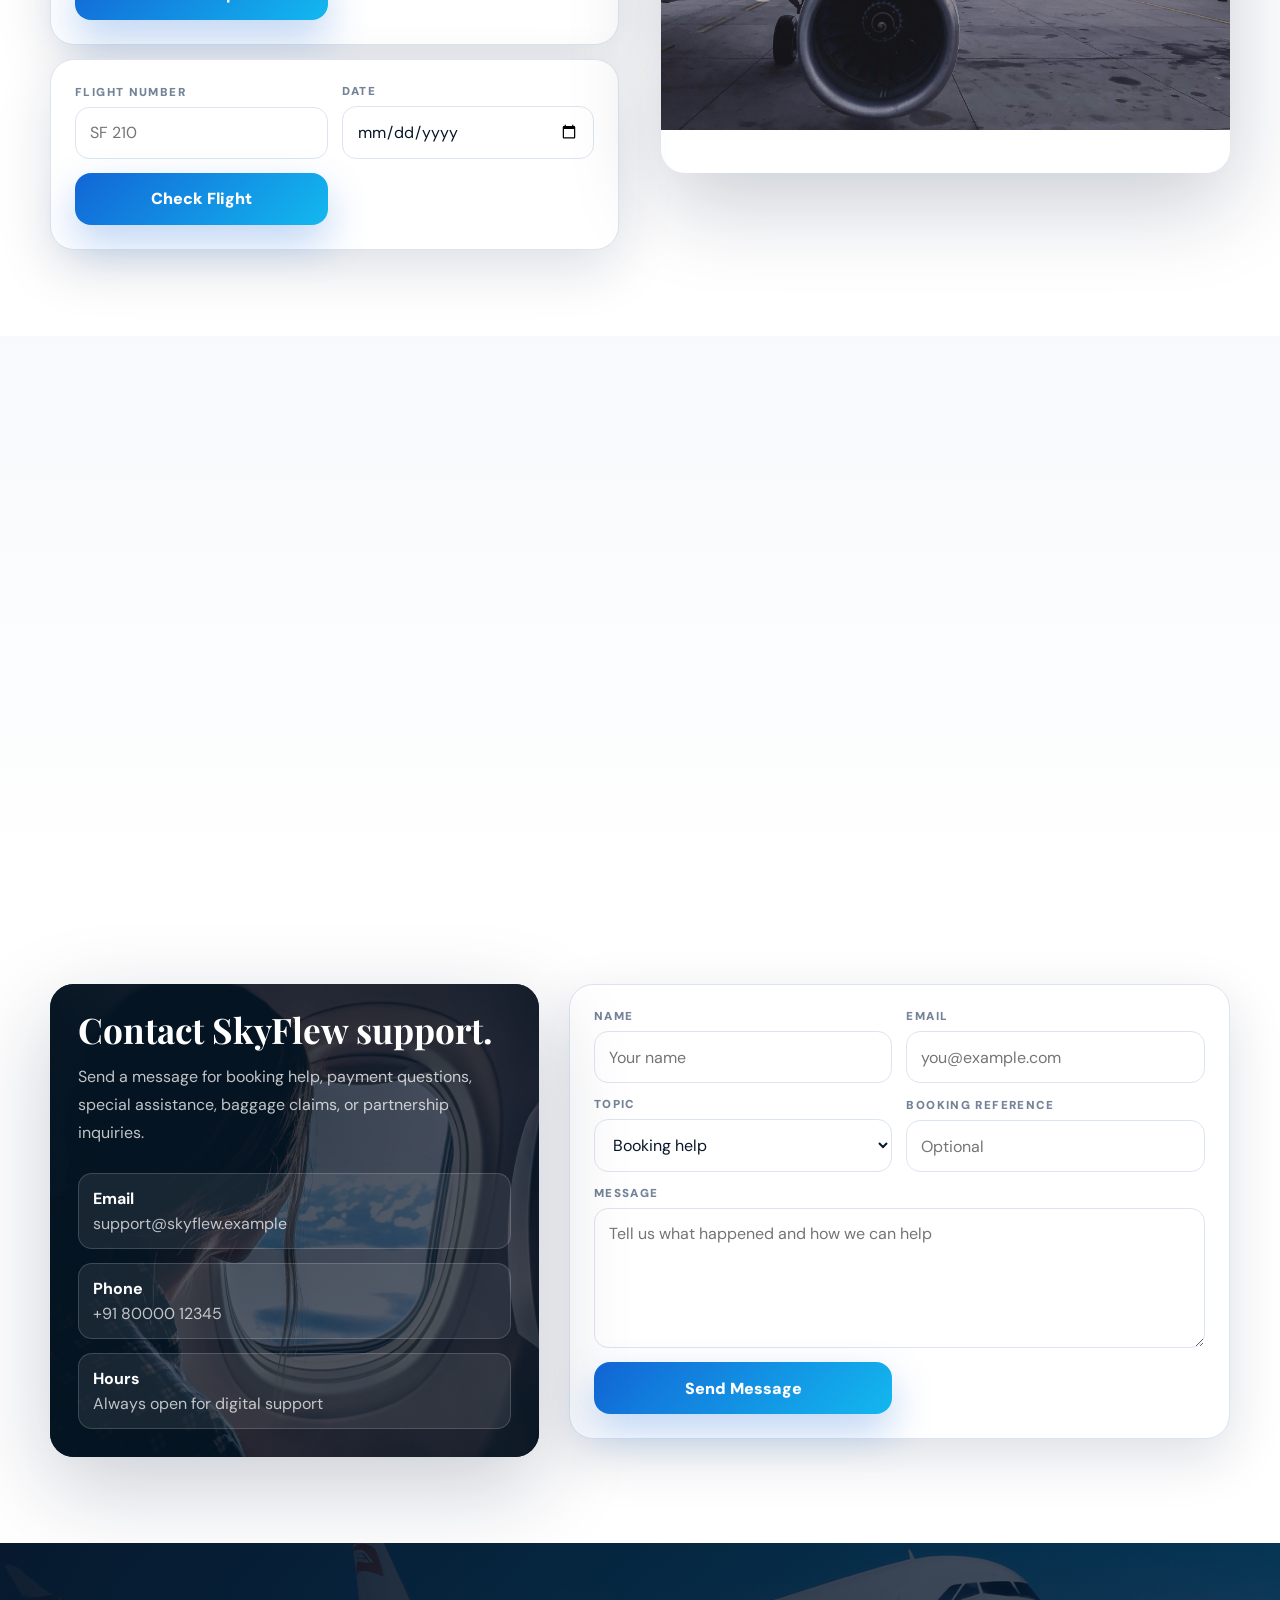
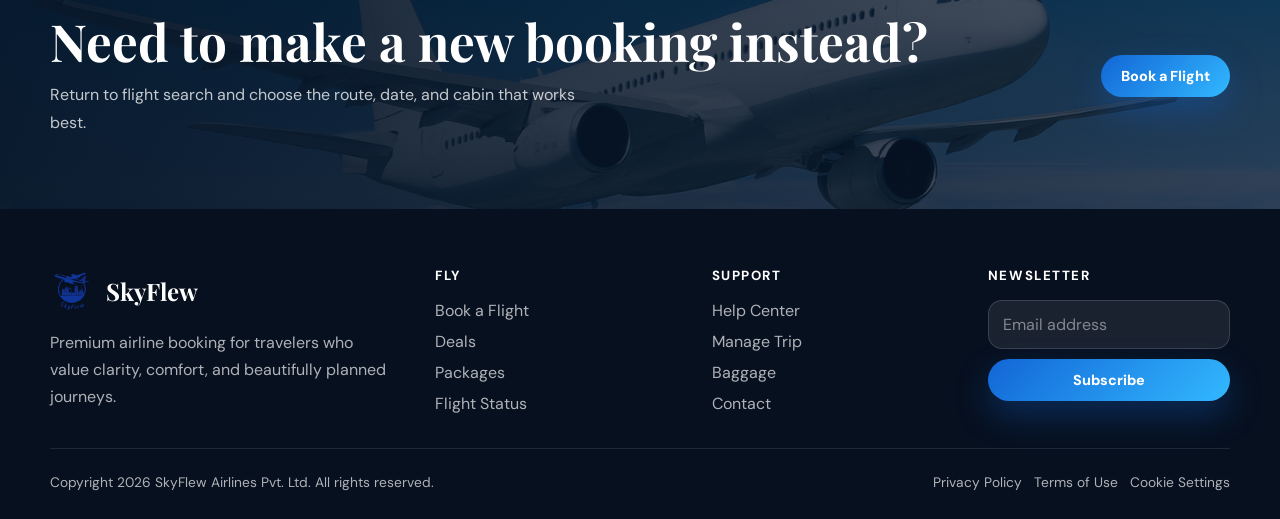
<file: pages/support.html>
<!DOCTYPE html>
<html lang="en">
<head>
<meta charset="UTF-8" />
<meta name="viewport" content="width=device-width, initial-scale=1.0" />
<title>Support | SkyFlew</title>
<meta name="description" content="Get SkyFlew support for bookings, flight status, baggage, trip changes, cancellations, and customer contact requests." />
<link rel="preconnect" href="https://fonts.googleapis.com" />
<link rel="preconnect" href="https://fonts.gstatic.com" crossorigin />
<link href="https://fonts.googleapis.com/css2?family=DM+Sans:wght@400;500;600;700&family=Playfair+Display:wght@600;700&display=swap" rel="stylesheet" />
<link rel="stylesheet" href="../assets/site.css" />
</head>
<body>
<nav class="navbar" id="navbar">
  <div class="nav-inner">
    <a class="brand" href="../index.html">
      <img class="brand-mark" src="../assets/airrlogo.png" alt="SkyFlew logo" />
      <span class="brand-name">SkyFlew</span>
    </a>
    <ul class="nav-links">
      <li><a href="book.html">Book</a></li>
      <li><a href="deals.html">Deals</a></li>
      <li><a href="destinations.html">Destinations</a></li>
      <li><a href="cabins.html">Cabins</a></li>
      <li><a class="active" href="support.html">Support</a></li>
    </ul>
    <div class="nav-actions">
      <a class="ghost-btn" href="#manage">Manage Trip</a>
      <a class="solid-btn" href="book.html">Book Now</a>
    </div>
    <button class="menu-btn" id="menuBtn" aria-label="Open menu"><span></span><span></span><span></span></button>
  </div>
</nav>
<div class="mobile-panel" id="mobilePanel">
  <a href="book.html">Book</a>
  <a href="deals.html">Deals</a>
  <a href="destinations.html">Destinations</a>
  <a href="cabins.html">Cabins</a>
  <a class="active" href="support.html">Support</a>
</div>

<main>
  <section class="page-hero">
    <img src="../assets/runway-service.jpg" alt="Airport ground service team guiding aircraft" />
    <div class="container reveal">
      <span class="page-kicker">Help center</span>
      <h1>Support for every part of the journey.</h1>
      <p>Find answers, manage a sample booking, check flight status, review baggage guidance, or send a contact request from one focused support page.</p>
      <div class="hero-actions">
        <a class="solid-btn" href="#contact">Contact Support</a>
        <a class="ghost-btn" href="#faq">Read FAQ</a>
      </div>
    </div>
  </section>

  <section class="quick-strip">
    <div class="container quick-grid">
      <div class="quick-card reveal"><b>24/7</b><span>digital help for urgent booking questions</span></div>
      <div class="quick-card reveal"><b>2 min</b><span>sample manage-trip lookup interaction</span></div>
      <div class="quick-card reveal"><b>Secure</b><span>forms designed for itinerary information</span></div>
      <div class="quick-card reveal"><b>Clear</b><span>baggage and change guidance before travel</span></div>
    </div>
  </section>

  <section class="section soft-band">
    <div class="container">
      <div class="section-head reveal">
        <div>
          <p class="eyebrow">Support topics</p>
          <h2 class="section-title">Start with the task you need to complete.</h2>
        </div>
      </div>
      <div class="card-grid">
        <article class="support-card reveal" id="manage">
          <div class="card-body">
            <h3>Manage Trip</h3>
            <p>Change dates, update passenger details, add seats, and review fare rules for your sample booking.</p>
            <a class="small-btn" href="#manage-form">Open lookup</a>
          </div>
        </article>
        <article class="support-card reveal" id="status">
          <div class="card-body">
            <h3>Flight Status</h3>
            <p>Check departure timing, aircraft readiness, gate information, and route-specific updates.</p>
            <a class="small-btn" href="#status-form">Check status</a>
          </div>
        </article>
        <article class="support-card reveal" id="baggage">
          <div class="card-body">
            <h3>Baggage</h3>
            <p>Understand cabin bags, checked allowances, sports equipment, and priority handling options.</p>
            <a class="small-btn" href="#faq">Read rules</a>
          </div>
        </article>
      </div>
    </div>
  </section>

  <section class="section">
    <div class="container split-layout">
      <div class="reveal">
        <p class="eyebrow">Self-service tools</p>
        <h2 class="section-title">Look up your trip or flight status.</h2>
        <p class="section-copy">These UI forms are ready for real booking and operations APIs. For now they show friendly confirmation states.</p>
        <div class="list-stack">
          <form class="form-panel" id="manage-form" data-demo-form>
            <div class="form-grid two">
              <div class="field"><label for="booking-ref">Booking reference</label><input id="booking-ref" name="booking-ref" placeholder="SF1234" required /></div>
              <div class="field"><label for="last-name">Last name</label><input id="last-name" name="last-name" placeholder="Sharma" required /></div>
              <button class="form-submit" type="submit">Find Trip</button>
            </div>
            <div class="form-note">Trip found in the demo flow. You can now review changes, seats, and baggage.</div>
          </form>
          <form class="form-panel" id="status-form" data-demo-form>
            <div class="form-grid two">
              <div class="field"><label for="flight-no">Flight number</label><input id="flight-no" name="flight-no" placeholder="SF 210" required /></div>
              <div class="field"><label for="flight-date">Date</label><input id="flight-date" name="flight-date" type="date" required /></div>
              <button class="form-submit" type="submit">Check Flight</button>
            </div>
            <div class="form-note">Flight status loaded in the demo flow. Departure information is ready.</div>
          </form>
        </div>
      </div>
      <div class="split-media reveal">
        <img src="../assets/wing-engine.jpg" alt="Aircraft engine and wing at airport gate" />
      </div>
    </div>
  </section>

  <section class="section soft-band" id="faq">
    <div class="container split-layout">
      <div class="reveal">
        <p class="eyebrow">FAQ</p>
        <h2 class="section-title">Answers before you fly.</h2>
        <p class="section-copy">The most common questions are grouped around bookings, changes, baggage, and payments.</p>
      </div>
      <div class="faq-list reveal">
        <div class="faq-item open">
          <button class="faq-question" type="button">How do I change my booking?<span>+</span></button>
          <div class="faq-answer">Use Manage Trip with your booking reference and last name. Eligible fares can change travel dates, seats, and add-ons before departure.</div>
        </div>
        <div class="faq-item">
          <button class="faq-question" type="button">What baggage is included?<span>+</span></button>
          <div class="faq-answer">Cabin baggage is included on most fares. Checked baggage depends on route, cabin, and fare family and is shown before checkout.</div>
        </div>
        <div class="faq-item">
          <button class="faq-question" type="button">Can I request a refund?<span>+</span></button>
          <div class="faq-answer">Refund eligibility depends on fare rules. The manage-trip area can show refundable amounts, fees, and travel credit options.</div>
        </div>
        <div class="faq-item">
          <button class="faq-question" type="button">How do I get special assistance?<span>+</span></button>
          <div class="faq-answer">Send a support request with your booking reference at least 48 hours before departure so the airport team can prepare.</div>
        </div>
      </div>
    </div>
  </section>

  <section class="section" id="contact">
    <div class="container contact-layout">
      <aside class="contact-panel reveal">
        <img src="../assets/passenger-window.jpg" alt="Passenger near aircraft window" />
        <h2>Contact SkyFlew support.</h2>
        <p>Send a message for booking help, payment questions, special assistance, baggage claims, or partnership inquiries.</p>
        <div class="contact-lines">
          <div class="contact-line"><b>Email</b><span>support@skyflew.example</span></div>
          <div class="contact-line"><b>Phone</b><span>+91 80000 12345</span></div>
          <div class="contact-line"><b>Hours</b><span>Always open for digital support</span></div>
        </div>
      </aside>
      <form class="form-panel reveal" data-demo-form>
        <div class="form-grid two">
          <div class="field"><label for="name">Name</label><input id="name" name="name" placeholder="Your name" required /></div>
          <div class="field"><label for="contact-email">Email</label><input id="contact-email" name="contact-email" type="email" placeholder="you@example.com" required /></div>
          <div class="field"><label for="topic">Topic</label><select id="topic" name="topic"><option>Booking help</option><option>Refund or change</option><option>Baggage</option><option>Special assistance</option></select></div>
          <div class="field"><label for="contact-ref">Booking reference</label><input id="contact-ref" name="contact-ref" placeholder="Optional" /></div>
          <div class="field full"><label for="message">Message</label><textarea id="message" name="message" placeholder="Tell us what happened and how we can help" required></textarea></div>
          <button class="form-submit" type="submit">Send Message</button>
        </div>
        <div class="form-note">Message sent in the demo UI. SkyFlew support will follow up with the next step.</div>
      </form>
    </div>
  </section>

  <section class="closing-cta">
    <img src="../assets/airr.png" alt="SkyFlew airplane in blue sky" />
    <div class="container closing-inner reveal">
      <div>
        <h2>Need to make a new booking instead?</h2>
        <p>Return to flight search and choose the route, date, and cabin that works best.</p>
      </div>
      <a class="solid-btn" href="book.html">Book a Flight</a>
    </div>
  </section>
</main>

<footer>
  <div class="container">
    <div class="footer-grid">
      <div class="footer-brand">
        <div class="footer-logo"><img src="../assets/airrlogo.png" alt="SkyFlew logo" /><span>SkyFlew</span></div>
        <p>Premium airline booking for travelers who value clarity, comfort, and beautifully planned journeys.</p>
      </div>
      <div class="footer-col">
        <h4>Fly</h4>
        <ul><li><a href="book.html">Book a Flight</a></li><li><a href="deals.html">Deals</a></li><li><a href="destinations.html">Packages</a></li><li><a href="#status">Flight Status</a></li></ul>
      </div>
      <div class="footer-col">
        <h4>Support</h4>
        <ul><li><a href="#faq">Help Center</a></li><li><a href="#manage">Manage Trip</a></li><li><a href="#baggage">Baggage</a></li><li><a href="#contact">Contact</a></li></ul>
      </div>
      <div class="footer-col">
        <h4>Newsletter</h4>
        <form class="newsletter" data-demo-form>
          <input type="email" placeholder="Email address" required />
          <button class="solid-btn" type="submit">Subscribe</button>
          <div class="form-note">You are subscribed to SkyFlew fare alerts.</div>
        </form>
      </div>
    </div>
    <div class="footer-bottom">
      <p>Copyright 2026 SkyFlew Airlines Pvt. Ltd. All rights reserved.</p>
      <p>Privacy Policy &nbsp; Terms of Use &nbsp; Cookie Settings</p>
    </div>
  </div>
</footer>
<script src="../assets/site.js"></script>
</body>
</html>
</file>
<file: assets/site.css>
*,*::before,*::after{box-sizing:border-box;margin:0;padding:0}
:root{
  --ink:#071629;
  --navy:#081d3d;
  --blue:#1266d6;
  --blue-2:#32b8ff;
  --gold:#d7ad5d;
  --mint:#dff7f0;
  --paper:#f7f9fc;
  --line:#dce5ef;
  --muted:#64748b;
  --white:#fff;
  --success:#16876a;
  --shadow-sm:0 10px 30px rgba(8,29,61,.08);
  --shadow-md:0 18px 55px rgba(8,29,61,.14);
  --shadow-lg:0 30px 90px rgba(8,29,61,.22);
  --radius:18px;
  --radius-sm:10px;
}
html{scroll-behavior:smooth}
body{font-family:"DM Sans",Arial,sans-serif;color:var(--ink);background:#fff;overflow-x:hidden}
a{color:inherit;text-decoration:none}
button,input,select,textarea{font:inherit}
button{cursor:pointer}
img{display:block;max-width:100%}
.container{width:min(1180px,calc(100% - 48px));margin-inline:auto}
.eyebrow{font-size:.76rem;font-weight:800;letter-spacing:.16em;text-transform:uppercase;color:var(--blue);margin-bottom:10px}
.section-title{font-family:"Playfair Display",Georgia,serif;font-size:clamp(2rem,4vw,3.2rem);line-height:1.05;letter-spacing:0;color:var(--ink)}
.section-copy{max-width:680px;color:var(--muted);font-size:1rem;line-height:1.75;margin-top:14px}
.section{padding:86px 0}
.reveal{opacity:0;transform:translateY(22px);transition:opacity .7s ease,transform .7s ease}
.reveal.visible{opacity:1;transform:none}

.navbar{
  position:fixed;top:0;left:0;right:0;z-index:50;height:74px;
  display:flex;align-items:center;transition:.3s ease;
  background:rgba(255,255,255,.96);backdrop-filter:blur(18px);box-shadow:0 12px 40px rgba(8,29,61,.1);
}
.navbar.scrolled{height:66px;box-shadow:0 12px 40px rgba(8,29,61,.14)}
.nav-inner{display:flex;align-items:center;justify-content:space-between;width:min(1220px,calc(100% - 48px));margin:auto}
.brand{display:flex;align-items:center;gap:12px;color:var(--navy)}
.brand-mark{width:44px;height:44px;border-radius:12px;object-fit:cover;box-shadow:0 12px 28px rgba(0,0,0,.16)}
.brand-name{font-family:"Playfair Display",Georgia,serif;font-weight:700;font-size:1.45rem;letter-spacing:0}
.nav-links{display:flex;align-items:center;gap:28px;list-style:none;color:#334155;font-size:.92rem;font-weight:800}
.nav-links a{transition:.2s;padding:24px 0;border-bottom:2px solid transparent}
.nav-links a:hover,.nav-links a.active{color:var(--blue);border-color:var(--blue)}
.nav-actions{display:flex;align-items:center;gap:12px}
.ghost-btn,.solid-btn{
  display:inline-flex;align-items:center;justify-content:center;gap:8px;border:0;border-radius:999px;
  padding:12px 20px;font-weight:800;font-size:.9rem;transition:transform .2s,box-shadow .2s,background .2s,color .2s;
}
.ghost-btn{color:var(--navy);background:#eef5ff;border:1px solid #d8e8ff}
.solid-btn{color:#fff;background:linear-gradient(135deg,var(--blue),var(--blue-2));box-shadow:0 14px 34px rgba(18,102,214,.32)}
.solid-btn:hover,.ghost-btn:hover{transform:translateY(-2px)}
.menu-btn{display:none;width:42px;height:42px;border:0;border-radius:12px;background:#eef5ff}
.menu-btn span{display:block;width:19px;height:2px;background:var(--navy);margin:5px auto;border-radius:2px}
.mobile-panel{display:none;position:fixed;top:72px;left:16px;right:16px;z-index:60;background:#fff;border:1px solid var(--line);border-radius:16px;box-shadow:var(--shadow-lg);padding:18px}
.mobile-panel.open{display:grid;gap:14px}
.mobile-panel a{font-weight:800;color:#243447}
.mobile-panel a.active{color:var(--blue)}

.page-hero{position:relative;min-height:520px;padding:150px 0 74px;display:flex;align-items:end;overflow:hidden;color:#fff;background:#071629}
.page-hero img{position:absolute;inset:0;width:100%;height:100%;object-fit:cover;opacity:.72}
.page-hero::after{content:"";position:absolute;inset:0;background:linear-gradient(100deg,rgba(3,14,32,.86),rgba(7,22,48,.5) 58%,rgba(7,22,48,.18)),linear-gradient(180deg,rgba(5,20,45,.05),rgba(5,20,45,.78))}
.page-hero .container{position:relative;z-index:2}
.page-kicker{display:inline-flex;align-items:center;gap:10px;border:1px solid rgba(255,255,255,.28);background:rgba(255,255,255,.12);backdrop-filter:blur(14px);border-radius:999px;padding:8px 15px;font-size:.78rem;font-weight:800;letter-spacing:.12em;text-transform:uppercase;margin-bottom:20px}
.page-kicker::before{content:"";width:9px;height:9px;border-radius:50%;background:var(--gold);box-shadow:0 0 22px var(--gold)}
.page-hero h1{font-family:"Playfair Display",Georgia,serif;font-size:clamp(2.9rem,6vw,5.8rem);line-height:.96;letter-spacing:0;max-width:850px;text-shadow:0 18px 54px rgba(0,0,0,.28)}
.page-hero p{max-width:680px;margin-top:20px;color:rgba(255,255,255,.82);font-size:1.08rem;line-height:1.8}
.hero-actions{display:flex;gap:14px;flex-wrap:wrap;margin-top:28px}

.quick-strip{position:relative;z-index:3;margin-top:-42px}
.quick-grid{display:grid;grid-template-columns:repeat(4,1fr);gap:14px}
.quick-card{background:#fff;border:1px solid rgba(255,255,255,.74);border-radius:18px;box-shadow:var(--shadow-lg);padding:20px}
.quick-card b{display:block;font-family:"Playfair Display",Georgia,serif;font-size:1.55rem;color:var(--navy);margin-bottom:6px}
.quick-card span{color:var(--muted);line-height:1.55;font-size:.92rem}

.section-head{display:flex;justify-content:space-between;gap:24px;align-items:end;margin-bottom:34px}
.text-link{font-weight:900;color:var(--blue);border:1px solid #cfe1f8;border-radius:999px;padding:11px 18px;background:#fff;box-shadow:var(--shadow-sm)}
.soft-band{background:linear-gradient(180deg,#f7f9fc,#fff)}
.dark-band{background:#071629;color:#fff;position:relative;overflow:hidden}
.dark-band::before{content:"";position:absolute;inset:0;background:radial-gradient(circle at 18% 12%,rgba(50,184,255,.22),transparent 32%),radial-gradient(circle at 84% 70%,rgba(215,173,93,.16),transparent 30%)}
.dark-band .container{position:relative;z-index:2}
.dark-band .section-title{color:#fff}
.dark-band .section-copy{color:rgba(255,255,255,.7)}
.dark-band .eyebrow{color:#8adfff}

.form-panel{background:#fff;border:1px solid var(--line);border-radius:24px;box-shadow:var(--shadow-md);padding:24px}
.form-grid{display:grid;grid-template-columns:repeat(4,1fr);gap:14px;align-items:end}
.form-grid.two{grid-template-columns:repeat(2,1fr)}
.form-grid.three{grid-template-columns:repeat(3,1fr)}
.field{display:grid;gap:7px}
.field.full{grid-column:1/-1}
.field label{font-size:.72rem;letter-spacing:.12em;text-transform:uppercase;color:#748398;font-weight:900}
.field input,.field select,.field textarea{width:100%;border:1px solid var(--line);background:#fff;color:var(--ink);border-radius:14px;padding:14px;outline:0;transition:.2s;min-height:52px}
.field textarea{min-height:140px;resize:vertical}
.field input:focus,.field select:focus,.field textarea:focus{border-color:var(--blue);box-shadow:0 0 0 4px rgba(18,102,214,.1)}
.form-submit{border:0;border-radius:16px;height:52px;padding:0 24px;background:linear-gradient(135deg,var(--blue),#13b8ef);color:#fff;font-weight:900;box-shadow:0 18px 42px rgba(18,102,214,.28);transition:.2s}
.form-submit:hover{transform:translateY(-2px);box-shadow:0 22px 52px rgba(18,102,214,.34)}
.form-note{display:none;margin-top:14px;border-radius:14px;background:#eefbf7;color:var(--success);border:1px solid #c8eee2;padding:14px 16px;font-weight:800}
.form-note.show{display:block}
.trip-tabs,.filter-tabs{display:flex;background:#eef4fb;border-radius:999px;padding:5px;gap:4px;width:max-content;max-width:100%;flex-wrap:wrap}
.trip-tabs button,.filter-tabs button{border:0;background:transparent;color:#526276;border-radius:999px;padding:9px 18px;font-weight:800;font-size:.88rem}
.trip-tabs button.active,.filter-tabs button.active{background:var(--navy);color:#fff}

.card-grid{display:grid;grid-template-columns:repeat(3,1fr);gap:22px}
.feature-card,.deal-card,.destination-card,.support-card,.cabin-card,.timeline-card{background:#fff;border:1px solid var(--line);border-radius:20px;overflow:hidden;box-shadow:var(--shadow-sm);transition:.28s}
.feature-card:hover,.deal-card:hover,.destination-card:hover,.support-card:hover,.cabin-card:hover{transform:translateY(-8px);box-shadow:var(--shadow-md)}
.card-image{height:225px;position:relative;overflow:hidden}
.card-image.tall{height:300px}
.card-image img{width:100%;height:100%;object-fit:cover;transition:.45s}
.feature-card:hover .card-image img,.deal-card:hover .card-image img,.destination-card:hover .card-image img,.cabin-card:hover .card-image img{transform:scale(1.06)}
.card-image::after{content:"";position:absolute;inset:0;background:linear-gradient(180deg,rgba(8,29,61,.03),rgba(8,29,61,.58))}
.badge{position:absolute;top:14px;left:14px;z-index:2;border-radius:999px;background:rgba(255,255,255,.92);color:var(--navy);padding:7px 12px;font-size:.75rem;font-weight:900}
.card-body{padding:20px}
.card-body h3{font-family:"Playfair Display",Georgia,serif;font-size:1.55rem;line-height:1.12;margin-bottom:10px;color:var(--navy)}
.card-body p{color:var(--muted);line-height:1.65;font-size:.94rem;margin-bottom:16px}
.card-meta{display:flex;justify-content:space-between;align-items:center;gap:12px;color:#475569;font-size:.9rem;font-weight:800}
.price{font-size:1.32rem;font-weight:900;color:var(--blue)}
.price small{display:block;font-size:.74rem;font-weight:700;color:#8794a5}
.small-btn{border:0;border-radius:999px;background:#eef6ff;color:var(--blue);font-weight:900;padding:10px 15px;transition:.2s}
.small-btn:hover{background:var(--blue);color:#fff}

.results-grid{display:grid;gap:16px}
.flight-row{display:grid;grid-template-columns:1.25fr .75fr .85fr auto;gap:18px;align-items:center;border:1px solid var(--line);border-radius:20px;background:#fff;box-shadow:var(--shadow-sm);padding:18px;transition:.2s}
.flight-row:hover{border-color:#bdd7fb;box-shadow:var(--shadow-md);transform:translateY(-3px)}
.route-line{display:flex;align-items:center;gap:12px;font-weight:900;color:var(--ink)}
.route-line i{height:1px;background:#b6c7d9;flex:1;position:relative;min-width:52px}
.route-line i::after{content:"";position:absolute;right:0;top:-3px;width:7px;height:7px;border-top:2px solid #b6c7d9;border-right:2px solid #b6c7d9;transform:rotate(45deg)}
.flight-detail{color:var(--muted);font-size:.88rem;line-height:1.5;margin-top:6px}
.status-pill{display:inline-flex;border-radius:999px;background:#eefbf7;color:#16876a;padding:8px 11px;font-weight:900;font-size:.78rem}

.split-layout{display:grid;grid-template-columns:1fr 1fr;gap:42px;align-items:center}
.split-media{border-radius:24px;overflow:hidden;box-shadow:var(--shadow-lg);min-height:470px}
.split-media img{width:100%;height:100%;object-fit:cover}
.list-stack{display:grid;gap:14px;margin-top:24px}
.list-item{display:grid;grid-template-columns:44px 1fr;gap:14px;align-items:start;border:1px solid var(--line);background:#fff;border-radius:16px;padding:16px;box-shadow:var(--shadow-sm)}
.list-icon{width:44px;height:44px;border-radius:14px;background:#eef6ff;color:var(--blue);display:grid;place-items:center;font-weight:900}
.list-item h3{font-size:1rem;margin-bottom:5px;color:var(--navy)}
.list-item p{color:var(--muted);line-height:1.6;font-size:.92rem}

.mosaic{display:grid;grid-template-columns:1.15fr .85fr;grid-template-rows:260px 260px;gap:18px}
.mosaic figure{border-radius:22px;overflow:hidden;box-shadow:var(--shadow-md);position:relative}
.mosaic figure:first-child{grid-row:1/3}
.mosaic img{width:100%;height:100%;object-fit:cover}

.comparison{width:100%;border-collapse:separate;border-spacing:0;background:#fff;border:1px solid var(--line);border-radius:20px;overflow:hidden;box-shadow:var(--shadow-md)}
.comparison th,.comparison td{padding:18px;border-bottom:1px solid var(--line);text-align:left;vertical-align:top}
.comparison th{background:#f1f6fc;color:var(--navy);font-weight:900}
.comparison tr:last-child td{border-bottom:0}
.comparison td{color:#475569;line-height:1.55}

.faq-list{display:grid;gap:12px}
.faq-item{border:1px solid var(--line);border-radius:16px;background:#fff;overflow:hidden;box-shadow:var(--shadow-sm)}
.faq-question{width:100%;display:flex;justify-content:space-between;align-items:center;gap:18px;border:0;background:#fff;color:var(--ink);padding:20px;font-weight:900;text-align:left}
.faq-question span{width:28px;height:28px;border-radius:50%;background:#eef6ff;color:var(--blue);display:grid;place-items:center;flex:0 0 auto;transition:.2s}
.faq-answer{max-height:0;overflow:hidden;color:var(--muted);line-height:1.7;padding:0 20px;transition:.3s}
.faq-item.open .faq-answer{max-height:200px;padding:0 20px 20px}
.faq-item.open .faq-question span{background:var(--blue);color:#fff;transform:rotate(45deg)}

.contact-layout{display:grid;grid-template-columns:.85fr 1.15fr;gap:30px;align-items:start}
.contact-panel{background:#071629;color:#fff;border-radius:24px;padding:28px;box-shadow:var(--shadow-lg);overflow:hidden;position:relative}
.contact-panel img{position:absolute;inset:0;width:100%;height:100%;object-fit:cover;opacity:.28}
.contact-panel::after{content:"";position:absolute;inset:0;background:linear-gradient(180deg,rgba(7,22,41,.82),rgba(7,22,41,.94))}
.contact-panel > *{position:relative;z-index:2}
.contact-panel h2{font-family:"Playfair Display",Georgia,serif;font-size:2.2rem;line-height:1.05;margin-bottom:14px}
.contact-panel p{color:rgba(255,255,255,.75);line-height:1.75}
.contact-lines{display:grid;gap:14px;margin-top:26px}
.contact-line{padding:14px;border:1px solid rgba(255,255,255,.16);border-radius:14px;background:rgba(255,255,255,.08)}
.contact-line b{display:block;color:#fff;margin-bottom:4px}
.contact-line span{color:rgba(255,255,255,.72)}

.closing-cta{position:relative;overflow:hidden;color:#fff;padding:72px 0;background:#071629}
.closing-cta img{position:absolute;inset:0;width:100%;height:100%;object-fit:cover;opacity:.48}
.closing-cta::after{content:"";position:absolute;inset:0;background:linear-gradient(90deg,rgba(7,22,41,.92),rgba(7,22,41,.42))}
.closing-inner{position:relative;z-index:2;display:flex;justify-content:space-between;align-items:center;gap:28px}
.closing-inner h2{font-family:"Playfair Display",Georgia,serif;font-size:clamp(2rem,4vw,3.5rem);line-height:1.05}
.closing-inner p{max-width:540px;color:rgba(255,255,255,.76);line-height:1.75;margin-top:12px}

footer{background:#07101f;color:rgba(255,255,255,.68);padding:58px 0 28px}
.footer-grid{display:grid;grid-template-columns:1.45fr repeat(3,1fr);gap:34px;margin-bottom:34px}
.footer-brand{display:grid;gap:14px}
.footer-logo{display:flex;align-items:center;gap:12px;color:#fff}
.footer-logo img{width:44px;height:44px;border-radius:12px;object-fit:cover}
.footer-logo span{font-family:"Playfair Display",Georgia,serif;font-size:1.5rem;font-weight:700}
.footer-brand p{max-width:340px;line-height:1.7}
.footer-col h4{color:#fff;font-size:.83rem;letter-spacing:.12em;text-transform:uppercase;margin-bottom:16px}
.footer-col ul{list-style:none;display:grid;gap:10px}
.footer-col a{transition:.2s}
.footer-col a:hover{color:#fff}
.newsletter{display:grid;gap:10px}
.newsletter input{border:1px solid rgba(255,255,255,.14);background:rgba(255,255,255,.08);color:#fff;border-radius:14px;padding:13px 14px;outline:0}
.newsletter input::placeholder{color:rgba(255,255,255,.46)}
.footer-bottom{display:flex;justify-content:space-between;gap:18px;border-top:1px solid rgba(255,255,255,.1);padding-top:24px;font-size:.86rem;flex-wrap:wrap}

@media (max-width:980px){
  .nav-links,.nav-actions{display:none}
  .menu-btn{display:block}
  .page-hero{min-height:500px;padding-top:132px}
  .quick-grid,.form-grid,.form-grid.two,.form-grid.three,.card-grid,.split-layout,.contact-layout,.footer-grid{grid-template-columns:1fr 1fr}
  .flight-row{grid-template-columns:1fr 1fr}
  .mosaic{grid-template-columns:1fr;grid-template-rows:260px 220px 220px}
  .mosaic figure:first-child{grid-row:auto}
}
@media (max-width:680px){
  .container,.nav-inner{width:min(100% - 32px,1180px)}
  .section{padding:64px 0}
  .page-hero{min-height:560px;padding:128px 0 64px}
  .page-hero h1{font-size:clamp(2.6rem,14vw,4rem)}
  .quick-grid,.form-grid,.form-grid.two,.form-grid.three,.card-grid,.split-layout,.contact-layout,.footer-grid,.flight-row{grid-template-columns:1fr}
  .section-head,.closing-inner{align-items:flex-start;flex-direction:column}
  .split-media{min-height:330px}
  .comparison{display:block;overflow-x:auto;white-space:nowrap}
  .footer-bottom{display:grid}
}
</file>
